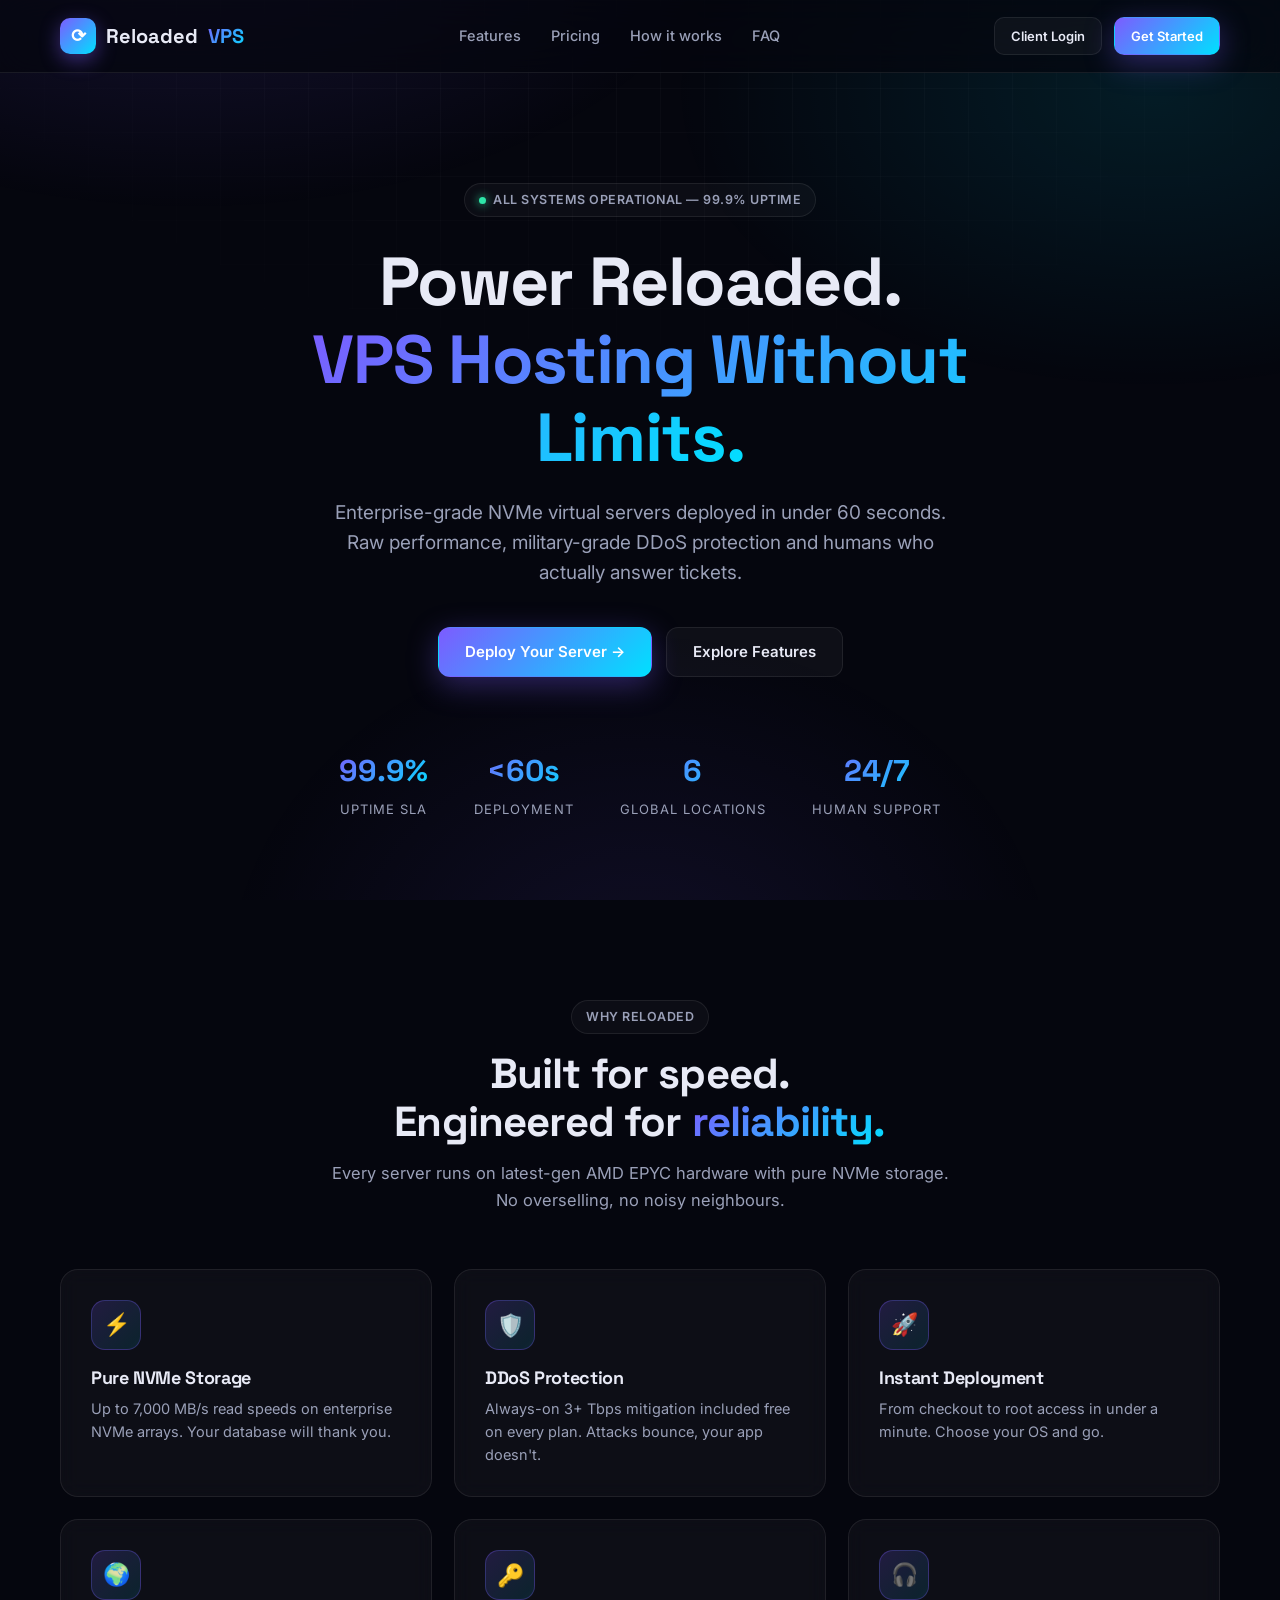
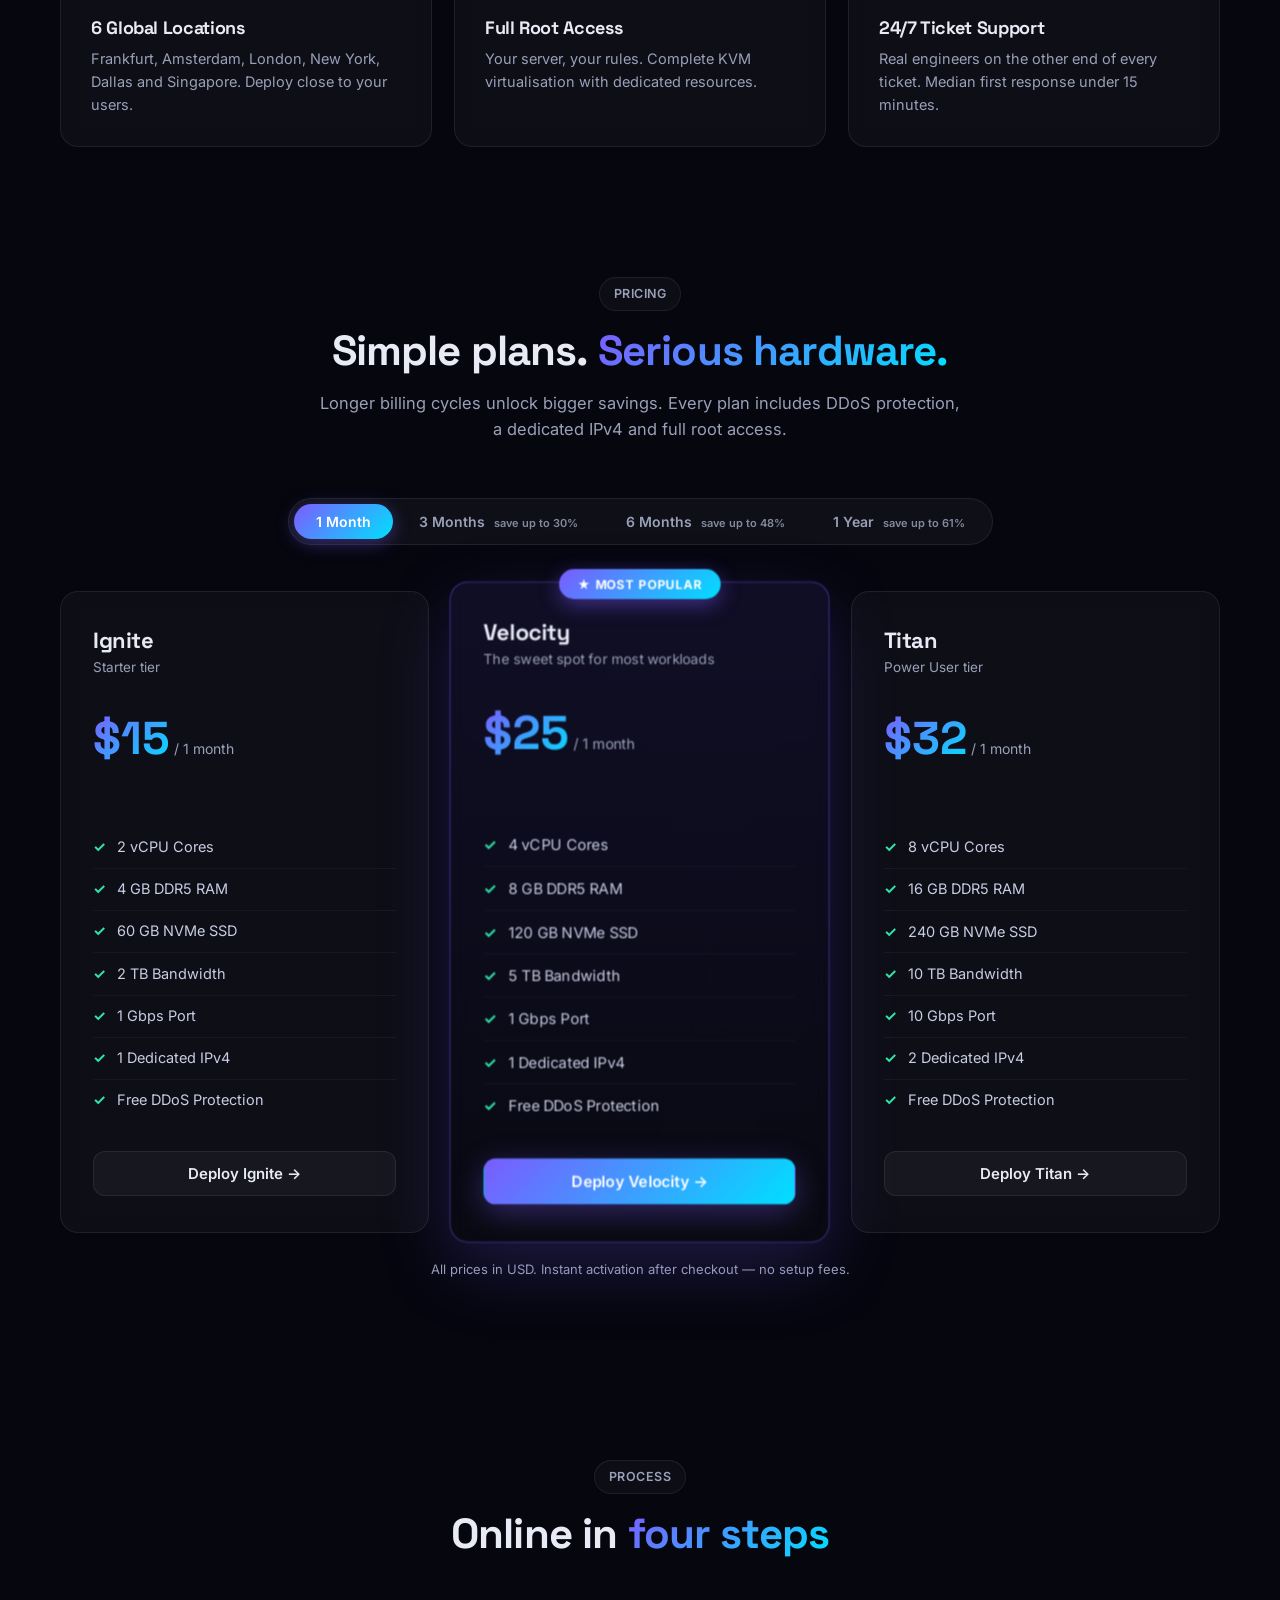
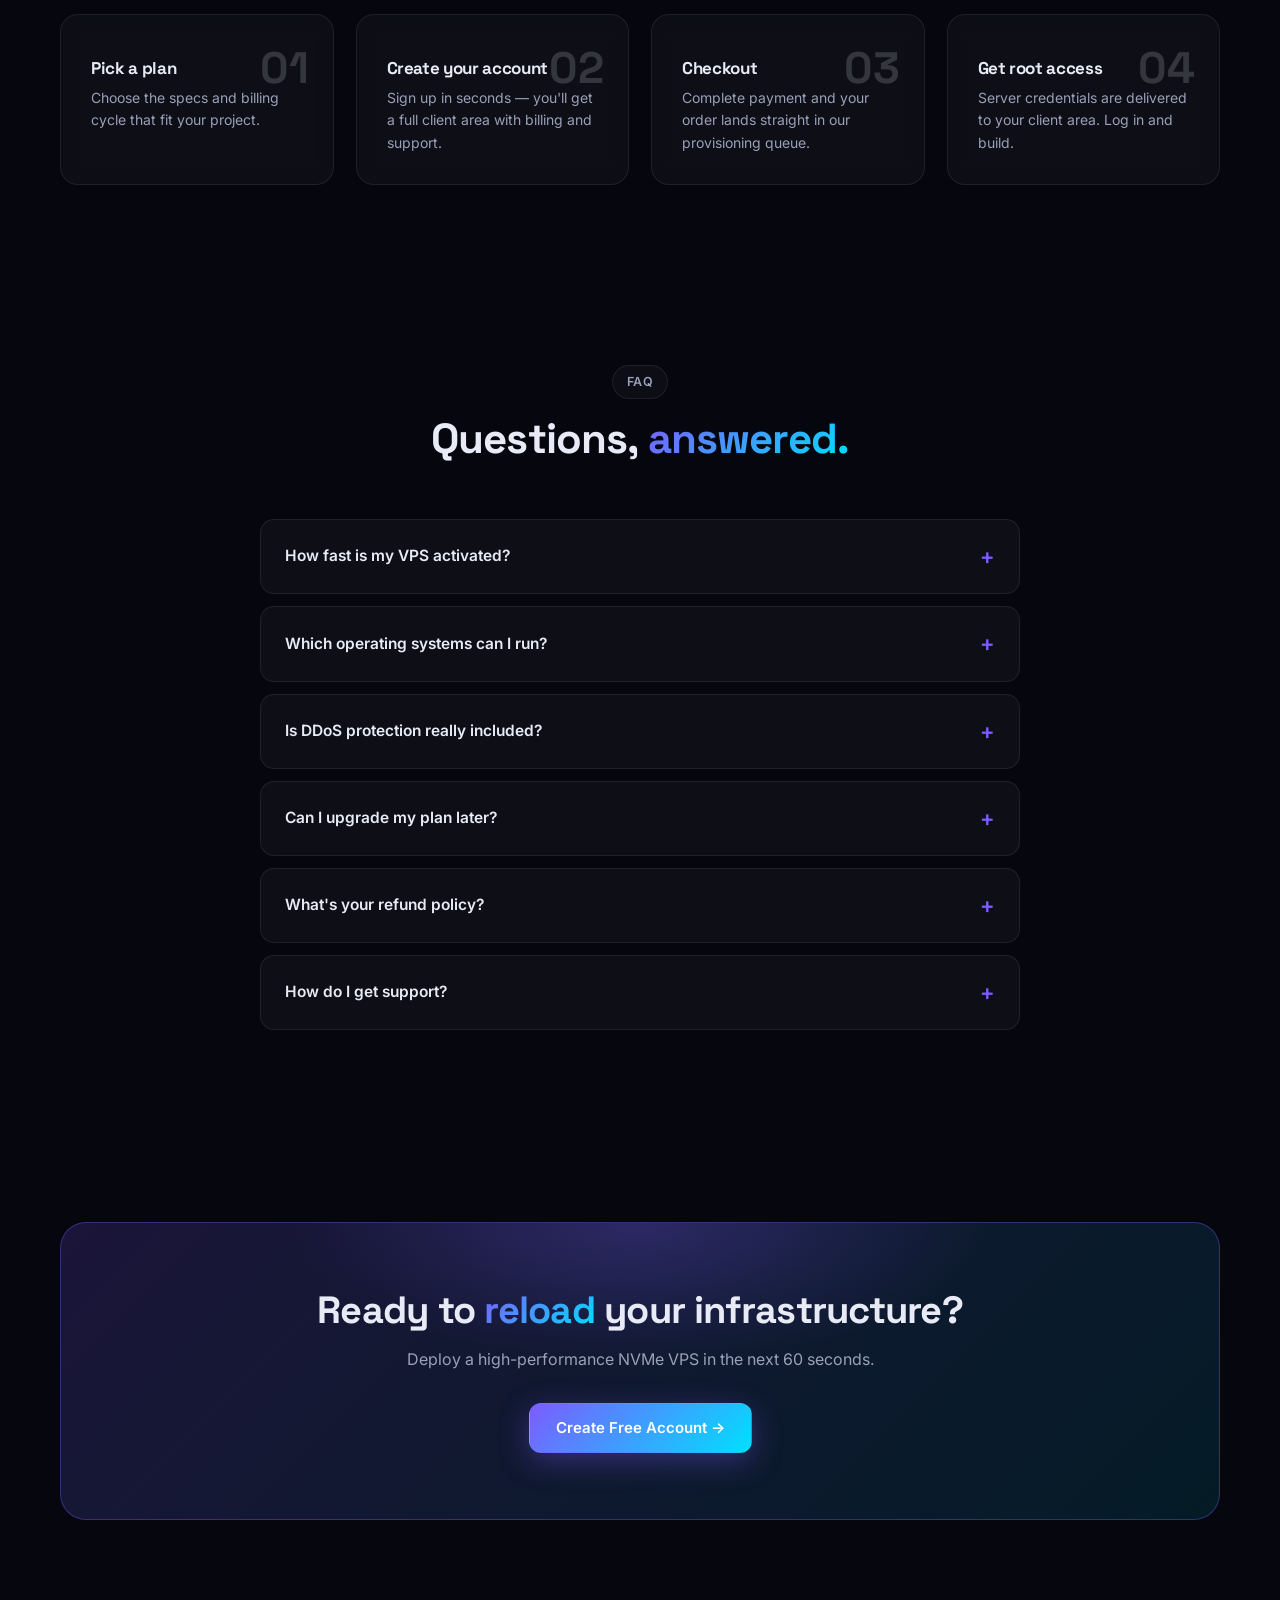
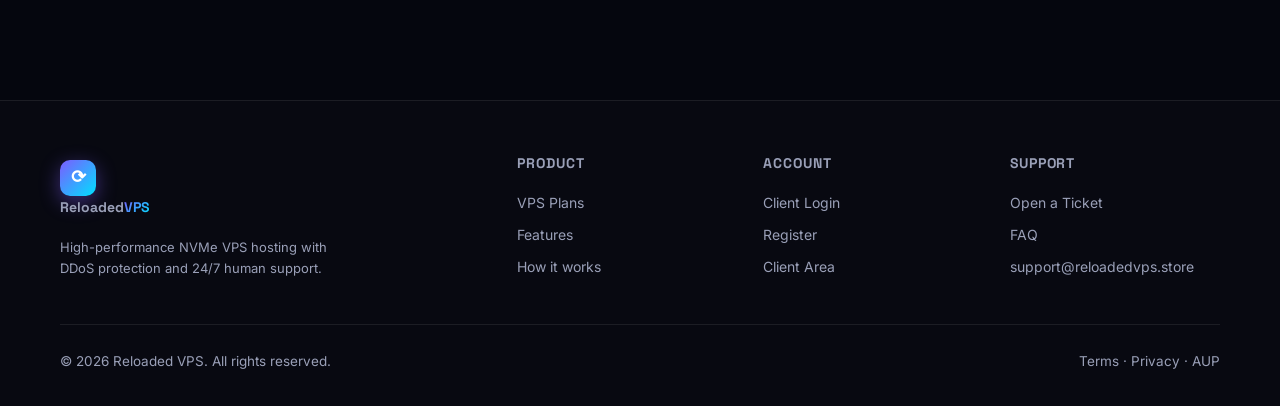
<file: index.html>
<!DOCTYPE html>
<html lang="en">
<head>
<meta charset="UTF-8">
<meta name="viewport" content="width=device-width, initial-scale=1.0">
<title>Reloaded VPS — High-Performance NVMe VPS Hosting</title>
<meta name="description" content="Deploy blazing-fast NVMe VPS servers in seconds. DDoS protection, 99.9% uptime, 24/7 support. Plans from $15/mo.">
<link rel="icon" href="data:image/svg+xml,<svg xmlns='http://www.w3.org/2000/svg' viewBox='0 0 100 100'><rect width='100' height='100' rx='24' fill='%237c5cff'/><text x='50' y='68' font-size='52' text-anchor='middle' fill='white' font-family='Arial' font-weight='bold'>⟳</text></svg>">
<link rel="preconnect" href="https://fonts.googleapis.com">
<link href="https://fonts.googleapis.com/css2?family=Space+Grotesk:wght@500;600;700&family=Inter:wght@400;500;600;700&family=JetBrains+Mono:wght@400;600&display=swap" rel="stylesheet">
<link rel="stylesheet" href="assets/css/style.css">
</head>
<body>

<!-- ===== NAV ===== -->
<nav class="nav">
  <div class="container nav-inner">
    <a href="index.html" class="logo"><span class="logo-mark">⟳</span> Reloaded<span class="grad-text">VPS</span></a>
    <div class="nav-links">
      <a href="#features">Features</a>
      <a href="#pricing">Pricing</a>
      <a href="#how">How it works</a>
      <a href="#faq">FAQ</a>
    </div>
    <div class="nav-cta" id="navCta">
      <a href="login.html" class="btn btn-ghost btn-sm">Client Login</a>
      <a href="register.html" class="btn btn-primary btn-sm">Get Started</a>
    </div>
  </div>
</nav>

<!-- ===== HERO ===== -->
<header class="hero container">
  <span class="chip"><span class="dot"></span> All systems operational — 99.9% uptime</span>
  <h1>Power Reloaded.<br><span class="grad-text">VPS Hosting Without Limits.</span></h1>
  <p class="lead">Enterprise-grade NVMe virtual servers deployed in under 60 seconds. Raw performance, military-grade DDoS protection and humans who actually answer tickets.</p>
  <div class="hero-cta">
    <a href="#pricing" class="btn btn-primary">Deploy Your Server →</a>
    <a href="#features" class="btn btn-ghost">Explore Features</a>
  </div>
  <div class="hero-stats">
    <div class="hero-stat"><div class="n grad-text">99.9%</div><div class="l">Uptime SLA</div></div>
    <div class="hero-stat"><div class="n grad-text">&lt;60s</div><div class="l">Deployment</div></div>
    <div class="hero-stat"><div class="n grad-text">6</div><div class="l">Global Locations</div></div>
    <div class="hero-stat"><div class="n grad-text">24/7</div><div class="l">Human Support</div></div>
  </div>
</header>

<!-- ===== FEATURES ===== -->
<section class="section" id="features">
  <div class="container">
    <div class="section-head reveal">
      <span class="chip">Why Reloaded</span>
      <h2>Built for speed.<br>Engineered for <span class="grad-text">reliability.</span></h2>
      <p>Every server runs on latest-gen AMD EPYC hardware with pure NVMe storage. No overselling, no noisy neighbours.</p>
    </div>
    <div class="features-grid">
      <div class="card feature reveal"><div class="f-icon">⚡</div><h3>Pure NVMe Storage</h3><p>Up to 7,000 MB/s read speeds on enterprise NVMe arrays. Your database will thank you.</p></div>
      <div class="card feature reveal"><div class="f-icon">🛡️</div><h3>DDoS Protection</h3><p>Always-on 3+ Tbps mitigation included free on every plan. Attacks bounce, your app doesn't.</p></div>
      <div class="card feature reveal"><div class="f-icon">🚀</div><h3>Instant Deployment</h3><p>From checkout to root access in under a minute. Choose your OS and go.</p></div>
      <div class="card feature reveal"><div class="f-icon">🌍</div><h3>6 Global Locations</h3><p>Frankfurt, Amsterdam, London, New York, Dallas and Singapore. Deploy close to your users.</p></div>
      <div class="card feature reveal"><div class="f-icon">🔑</div><h3>Full Root Access</h3><p>Your server, your rules. Complete KVM virtualisation with dedicated resources.</p></div>
      <div class="card feature reveal"><div class="f-icon">🎧</div><h3>24/7 Ticket Support</h3><p>Real engineers on the other end of every ticket. Median first response under 15 minutes.</p></div>
    </div>
  </div>
</section>

<!-- ===== PRICING ===== -->
<section class="section" id="pricing" style="padding-top:40px;">
  <div class="container" style="text-align:center;">
    <div class="section-head reveal">
      <span class="chip">Pricing</span>
      <h2>Simple plans. <span class="grad-text">Serious hardware.</span></h2>
      <p>Longer billing cycles unlock bigger savings. Every plan includes DDoS protection, a dedicated IPv4 and full root access.</p>
    </div>

    <div class="cycle-toggle" id="cycleToggle">
      <button data-cycle="1" class="active">1 Month</button>
      <button data-cycle="3">3 Months <span class="save-tag">save up to 30%</span></button>
      <button data-cycle="6">6 Months <span class="save-tag">save up to 48%</span></button>
      <button data-cycle="12">1 Year <span class="save-tag">save up to 61%</span></button>
    </div>

    <div class="pricing-grid" id="pricingGrid" style="text-align:left;"></div>
    <p class="muted small" style="margin-top:26px;">All prices in USD. Instant activation after checkout — no setup fees.</p>
  </div>
</section>

<!-- ===== HOW IT WORKS ===== -->
<section class="section" id="how">
  <div class="container">
    <div class="section-head reveal">
      <span class="chip">Process</span>
      <h2>Online in <span class="grad-text">four steps</span></h2>
    </div>
    <div class="steps-grid">
      <div class="card step reveal"><div class="num">01</div><h3>Pick a plan</h3><p>Choose the specs and billing cycle that fit your project.</p></div>
      <div class="card step reveal"><div class="num">02</div><h3>Create your account</h3><p>Sign up in seconds — you'll get a full client area with billing and support.</p></div>
      <div class="card step reveal"><div class="num">03</div><h3>Checkout</h3><p>Complete payment and your order lands straight in our provisioning queue.</p></div>
      <div class="card step reveal"><div class="num">04</div><h3>Get root access</h3><p>Server credentials are delivered to your client area. Log in and build.</p></div>
    </div>
  </div>
</section>

<!-- ===== FAQ ===== -->
<section class="section" id="faq">
  <div class="container">
    <div class="section-head reveal">
      <span class="chip">FAQ</span>
      <h2>Questions, <span class="grad-text">answered.</span></h2>
    </div>
    <div class="faq reveal">
      <details class="faq-item"><summary>How fast is my VPS activated?</summary><div class="faq-body">Orders are provisioned by our team immediately after payment — typically within minutes. Your server credentials appear in your client area and you'll be notified in your dashboard.</div></details>
      <details class="faq-item"><summary>Which operating systems can I run?</summary><div class="faq-body">Ubuntu, Debian, AlmaLinux, Rocky Linux and Windows Server 2022 are available on all plans. Need something else? Open a ticket and we'll load a custom ISO.</div></details>
      <details class="faq-item"><summary>Is DDoS protection really included?</summary><div class="faq-body">Yes — every plan ships with always-on volumetric DDoS mitigation at no extra cost. There is no "premium protection" upsell.</div></details>
      <details class="faq-item"><summary>Can I upgrade my plan later?</summary><div class="faq-body">Absolutely. Open a support ticket from your client area and we'll migrate you to a bigger plan with zero data loss — you only pay the difference.</div></details>
      <details class="faq-item"><summary>What's your refund policy?</summary><div class="faq-body">We offer a 48-hour money-back guarantee on first orders. If Reloaded VPS isn't for you, open a ticket and we'll refund you, no questions asked.</div></details>
      <details class="faq-item"><summary>How do I get support?</summary><div class="faq-body">Every client gets access to our 24/7 ticket desk directly inside the client area. Median first response time is under 15 minutes.</div></details>
    </div>
  </div>
</section>

<!-- ===== CTA ===== -->
<section class="section">
  <div class="container">
    <div class="cta-band reveal">
      <h2>Ready to <span class="grad-text">reload</span> your infrastructure?</h2>
      <p>Deploy a high-performance NVMe VPS in the next 60 seconds.</p>
      <a href="register.html" class="btn btn-primary" style="position:relative;">Create Free Account →</a>
    </div>
  </div>
</section>

<!-- ===== FOOTER ===== -->
<footer>
  <div class="container">
    <div class="footer-grid">
      <div>
        <a href="index.html" class="logo" style="margin-bottom:14px;"><span class="logo-mark">⟳</span> Reloaded<span class="grad-text">VPS</span></a>
        <p class="muted small" style="max-width:280px;">High-performance NVMe VPS hosting with DDoS protection and 24/7 human support.</p>
      </div>
      <div>
        <h4>Product</h4>
        <a href="#pricing">VPS Plans</a>
        <a href="#features">Features</a>
        <a href="#how">How it works</a>
      </div>
      <div>
        <h4>Account</h4>
        <a href="login.html">Client Login</a>
        <a href="register.html">Register</a>
        <a href="dashboard.html">Client Area</a>
      </div>
      <div>
        <h4>Support</h4>
        <a href="dashboard.html#tickets">Open a Ticket</a>
        <a href="#faq">FAQ</a>
        <a href="mailto:support@reloadedvps.store">support@reloadedvps.store</a>
      </div>
    </div>
    <div class="footer-bottom">
      <span>© 2026 Reloaded VPS. All rights reserved.</span>
      <span>Terms · Privacy · AUP</span>
    </div>
  </div>
</footer>

<div id="toast"></div>

<script src="assets/js/app.js"></script>
<script>
/* ---- nav swaps to dashboard link when logged in ---- */
(() => {
  const u = RVPS.currentUser();
  if (u) {
    document.getElementById('navCta').innerHTML =
      u.role === 'admin'
        ? '<a href="admin.html" class="btn btn-primary btn-sm">Admin Panel →</a>'
        : '<a href="dashboard.html" class="btn btn-primary btn-sm">Client Area →</a>';
  }
})();

/* ---- pricing renderer ---- */
let cycle = 1;
const grid = document.getElementById('pricingGrid');

function renderPricing() {
  grid.innerHTML = RVPS.PLANS.map(p => {
    const total = p.prices[cycle];
    const perMo = total / cycle;
    const savings = cycle > 1 ? Math.round((1 - perMo / p.prices[1]) * 100) : 0;
    return `
    <div class="card price-card ${p.featured ? 'featured' : ''}">
      ${p.featured ? `<span class="plan-tag">★ ${p.tag}</span>` : ''}
      <h3>${p.name}</h3>
      <div class="plan-sub">${p.featured ? 'The sweet spot for most workloads' : p.tag + ' tier'}</div>
      <div class="price"><span class="amount grad-text">${RVPS.money(total)}</span> <span class="per">/ ${RVPS.CYCLES[cycle].toLowerCase()}</span></div>
      <div class="cycle-note">${cycle > 1 ? `≈ ${RVPS.money(Math.round(perMo * 100) / 100)}/mo — save ${savings}%` : '&nbsp;'}</div>
      <ul>
        <li><span class="tick">✓</span> ${p.cpu}</li>
        <li><span class="tick">✓</span> ${p.ram}</li>
        <li><span class="tick">✓</span> ${p.disk}</li>
        <li><span class="tick">✓</span> ${p.bw}</li>
        <li><span class="tick">✓</span> ${p.port}</li>
        <li><span class="tick">✓</span> ${p.extra}</li>
        <li><span class="tick">✓</span> Free DDoS Protection</li>
      </ul>
      <button class="btn ${p.featured ? 'btn-primary' : 'btn-ghost'} btn-block" onclick="order('${p.id}')">Deploy ${p.name} →</button>
    </div>`;
  }).join('');
}

document.getElementById('cycleToggle').addEventListener('click', e => {
  const b = e.target.closest('button'); if (!b) return;
  document.querySelectorAll('#cycleToggle button').forEach(x => x.classList.remove('active'));
  b.classList.add('active');
  cycle = +b.dataset.cycle;
  renderPricing();
});

function order(planId) {
  const u = RVPS.currentUser();
  const dest = `checkout.html?plan=${planId}&cycle=${cycle}`;
  if (u && u.role === 'admin') location.href = 'admin.html';
  else location.href = dest;   // checkout handles signup inline for guests
}
renderPricing();

/* ---- scroll reveal ---- */
const io = new IntersectionObserver(es => es.forEach(e => e.isIntersecting && e.target.classList.add('visible')), { threshold: 0.12 });
document.querySelectorAll('.reveal').forEach(el => io.observe(el));
</script>
</body>
</html>
</file>
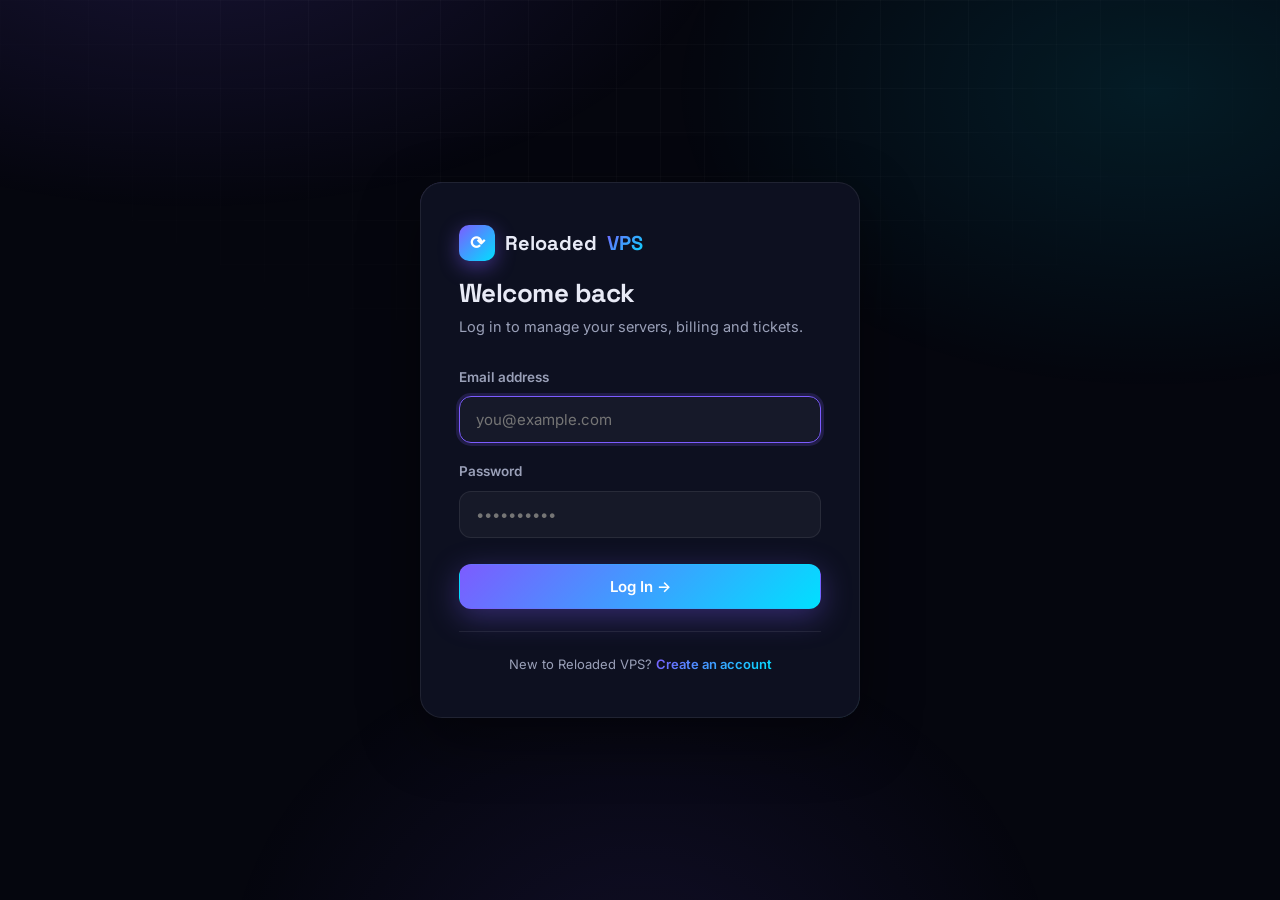
<file: admin.html>
<!DOCTYPE html>
<html lang="en">
<head>
<meta charset="UTF-8">
<meta name="viewport" content="width=device-width, initial-scale=1.0">
<title>Admin Panel — Reloaded VPS</title>
<link rel="icon" href="data:image/svg+xml,<svg xmlns='http://www.w3.org/2000/svg' viewBox='0 0 100 100'><rect width='100' height='100' rx='24' fill='%2300e0ff'/><text x='50' y='68' font-size='52' text-anchor='middle' fill='%2305060e' font-family='Arial' font-weight='bold'>⟳</text></svg>">
<link rel="preconnect" href="https://fonts.googleapis.com">
<link href="https://fonts.googleapis.com/css2?family=Space+Grotesk:wght@500;600;700&family=Inter:wght@400;500;600;700&family=JetBrains+Mono:wght@400;600&display=swap" rel="stylesheet">
<link rel="stylesheet" href="assets/css/style.css">
<style>
  .admin-tag { background: rgba(0,224,255,.1); border: 1px solid rgba(0,224,255,.35); color: var(--accent-2); font-size: 11px; font-weight: 700; letter-spacing: .08em; text-transform: uppercase; padding: 4px 12px; border-radius: 100px; }
  .gen-grid { display: grid; grid-template-columns: 1fr 1fr; gap: 12px; }
  @media (max-width: 620px) { .gen-grid { grid-template-columns: 1fr; } }
  .proof-box { background: rgba(46,230,168,.06); border: 1px solid rgba(46,230,168,.28); border-radius: 14px; padding: 16px 20px; margin-top: 14px; }
  .proof-box .p-title { color: var(--green); font-weight: 700; font-size: 13px; text-transform: uppercase; letter-spacing: .06em; margin-bottom: 8px; }
  .proof-box .small { line-height: 1.9; }
  .ticket-row { cursor: pointer; }
</style>
</head>
<body>

<nav class="nav">
  <div class="container nav-inner">
    <a href="index.html" class="logo"><span class="logo-mark" style="background:linear-gradient(135deg,#00e0ff,#7c5cff);">⟳</span> Reloaded<span class="grad-text">VPS</span> <span class="admin-tag">Admin</span></a>
    <div class="nav-cta">
      <span class="muted small" id="whoami"></span>
      <button class="btn btn-ghost btn-sm" onclick="RVPS.logout()">Logout</button>
    </div>
  </div>
</nav>

<div class="portal">
  <aside class="sidebar">
    <div class="side-label">Administration</div>
    <div class="side-link active" data-view="overview"><span class="icon">📊</span> Dashboard</div>
    <div class="side-link" data-view="orders"><span class="icon">📦</span> Orders <span class="badge badge-yellow" id="ordersBadge" style="display:none;margin-left:auto;">0</span></div>
    <div class="side-link" data-view="services"><span class="icon">🖥️</span> Services</div>
    <div class="side-link" data-view="tickets"><span class="icon">🎫</span> Tickets <span class="badge badge-blue" id="ticketsBadge" style="display:none;margin-left:auto;">0</span></div>
    <div class="side-link" data-view="clients"><span class="icon">👥</span> Clients</div>
  </aside>

  <main class="portal-main">

    <!-- ===== OVERVIEW ===== -->
    <section id="view-overview">
      <div class="portal-head"><div><h1>Admin Dashboard</h1><p>Business at a glance.</p></div></div>
      <div class="stats-grid">
        <div class="stat"><div class="stat-label">Revenue</div><div class="stat-value grad-text" id="stRevenue">$0</div><div class="stat-hint">confirmed payments</div></div>
        <div class="stat"><div class="stat-label">Awaiting Payment</div><div class="stat-value" id="stAwaiting">0</div><div class="stat-hint">verify in Lava</div></div>
        <div class="stat"><div class="stat-label">To Fulfill</div><div class="stat-value" id="stPending">0</div><div class="stat-hint">paid, awaiting setup</div></div>
        <div class="stat"><div class="stat-label">Active Services</div><div class="stat-value" id="stServices">0</div><div class="stat-hint">servers delivered</div></div>
        <div class="stat"><div class="stat-label">Open Tickets</div><div class="stat-value" id="stTickets">0</div><div class="stat-hint">need a reply</div></div>
        <div class="stat"><div class="stat-label">Clients</div><div class="stat-value" id="stClients">0</div><div class="stat-hint">registered</div></div>
      </div>
      <div class="card" id="actionNeeded"></div>
    </section>

    <!-- ===== ORDERS ===== -->
    <section id="view-orders" style="display:none;">
      <div class="portal-head"><div><h1>Orders</h1><p>Paid orders waiting for fulfillment appear at the top.</p></div></div>
      <div id="ordersArea"></div>
    </section>

    <!-- ===== SERVICES ===== -->
    <section id="view-services" style="display:none;">
      <div class="portal-head"><div><h1>Delivered Services</h1><p>Every provisioned server with its proof of fulfillment.</p></div></div>
      <div id="servicesArea"></div>
    </section>

    <!-- ===== TICKETS ===== -->
    <section id="view-tickets" style="display:none;">
      <div class="portal-head"><div><h1>Support Tickets</h1><p>Tickets from all clients across the platform.</p></div></div>
      <div id="ticketsArea"></div>
    </section>

    <!-- ===== SINGLE TICKET ===== -->
    <section id="view-ticket" style="display:none;">
      <button class="btn btn-ghost btn-sm" onclick="showView('tickets')" style="margin-bottom:20px;">← Back to tickets</button>
      <div class="card">
        <div class="flex-between" style="margin-bottom:6px;">
          <h2 id="tSubject" style="font-size:21px;"></h2>
          <span id="tStatus"></span>
        </div>
        <p class="muted small" id="tMeta" style="margin-bottom:22px;"></p>
        <div id="tThread"></div>
        <hr class="sep">
        <div class="field"><label>Reply as Reloaded VPS Support</label><textarea class="input" id="tReply" placeholder="Type your reply to the client…"></textarea></div>
        <div style="display:flex;gap:10px;flex-wrap:wrap;">
          <button class="btn btn-primary btn-sm" onclick="adminReply()">Send Reply →</button>
          <button class="btn btn-danger btn-sm" id="tCloseBtn" onclick="adminClose()">Close Ticket</button>
        </div>
      </div>
    </section>

    <!-- ===== CLIENTS ===== -->
    <section id="view-clients" style="display:none;">
      <div class="portal-head"><div><h1>Clients</h1><p>All registered accounts.</p></div></div>
      <div id="clientsArea"></div>
    </section>
  </main>
</div>

<!-- fulfill modal -->
<div class="modal-overlay" id="fulfillModal">
  <div class="modal">
    <button class="close-x" onclick="hideModal('fulfillModal')">×</button>
    <h3>Fulfill Order <span class="grad-text mono" id="fOrderId" style="font-size:16px;"></span></h3>
    <p class="muted small" style="margin-bottom:18px;" id="fOrderMeta"></p>
    <button class="btn btn-ghost btn-block" onclick="regen()" style="margin-bottom:18px;">🎲 Generate Random VPS Details</button>
    <div class="gen-grid">
      <div class="field"><label>Hostname</label><input class="input mono" id="fHostname"></div>
      <div class="field"><label>IP Address</label><input class="input mono" id="fIp"></div>
      <div class="field"><label>Username</label><input class="input mono" id="fUser"></div>
      <div class="field"><label>Root Password</label><input class="input mono" id="fPass"></div>
      <div class="field"><label>Operating System</label><select class="input" id="fOs"></select></div>
      <div class="field"><label>Datacenter</label><select class="input" id="fDc"></select></div>
    </div>
    <div class="form-error" id="fErr"></div>
    <button class="btn btn-primary btn-block" style="margin-top:8px;" onclick="confirmFulfill()">✅ Deliver to Client &amp; Record Proof</button>
    <p class="muted small" style="text-align:center;margin-top:12px;">A proof-of-fulfillment record (who, when, what) is stored and the service instantly appears in the client's area.</p>
  </div>
</div>

<div id="toast"></div>

<script src="assets/js/app.js"></script>
<script>
const admin = RVPS.requireAuth('admin');
let currentTicketId = null, fulfillingOrderId = null;

const OSES = ['Ubuntu 24.04 LTS', 'Debian 12', 'AlmaLinux 9', 'Rocky Linux 9', 'Windows Server 2022'];
const DCS = ['Frankfurt, DE — FRA1', 'Amsterdam, NL — AMS2', 'London, UK — LON1', 'New York, US — NYC3', 'Dallas, US — DAL1', 'Singapore, SG — SIN1'];

function toast(msg) {
  const t = document.getElementById('toast');
  t.textContent = msg; t.classList.add('show');
  setTimeout(() => t.classList.remove('show'), 2600);
}
function hideModal(id) { document.getElementById(id).classList.remove('show'); }
const userById = id => RVPS.users().find(u => u.id === id);
const statusBadge = s => ({
  open: '<span class="badge badge-blue">Open — needs reply</span>',
  answered: '<span class="badge badge-purple">Answered</span>',
  closed: '<span class="badge badge-grey">Closed</span>'
}[s] || s);

/* ---------- views ---------- */
function showView(v) {
  document.querySelectorAll('main section').forEach(s => s.style.display = 'none');
  document.getElementById('view-' + v).style.display = 'block';
  document.querySelectorAll('.side-link[data-view]').forEach(l =>
    l.classList.toggle('active', l.dataset.view === v));
  ({ overview: renderOverview, orders: renderOrders, services: renderServices, tickets: renderTickets, clients: renderClients }[v] || (() => {}))();
  refreshBadges();
}
document.querySelectorAll('.side-link[data-view]').forEach(l =>
  l.addEventListener('click', () => showView(l.dataset.view)));

function refreshBadges() {
  const actionable = RVPS.orders().filter(o => o.status === 'pending' || o.status === 'paid').length;
  const open = RVPS.tickets().filter(t => t.status === 'open').length;
  const ob = document.getElementById('ordersBadge'), tb = document.getElementById('ticketsBadge');
  ob.style.display = actionable ? 'inline-block' : 'none'; ob.textContent = actionable;
  tb.style.display = open ? 'inline-block' : 'none'; tb.textContent = open;
}

/* ---------- overview ---------- */
function renderOverview() {
  const ords = RVPS.orders(), svcs = RVPS.services(), tkts = RVPS.tickets();
  const clients = RVPS.users().filter(u => u.role === 'client');
  const awaiting = ords.filter(o => o.status === 'pending');
  const pending = ords.filter(o => o.status === 'paid');
  const openT = tkts.filter(t => t.status === 'open');
  const revenue = ords.filter(o => o.status === 'paid' || o.status === 'completed').reduce((a, o) => a + o.amount, 0);
  document.getElementById('stRevenue').textContent = RVPS.money(revenue);
  document.getElementById('stAwaiting').textContent = awaiting.length;
  document.getElementById('stPending').textContent = pending.length;
  document.getElementById('stServices').textContent = svcs.length;
  document.getElementById('stTickets').textContent = openT.length;
  document.getElementById('stClients').textContent = clients.length;

  const box = document.getElementById('actionNeeded');
  let html = '<h3 class="card-title">Action needed</h3>';
  if (!awaiting.length && !pending.length && !openT.length) {
    html += '<p class="card-sub">🎉 All clear — no orders to action and no unanswered tickets.</p>';
  } else {
    html += '<div style="display:flex;flex-direction:column;gap:10px;margin-top:14px;">';
    awaiting.forEach(o => {
      const u = userById(o.userId);
      html += `<div class="flex-between" style="background:rgba(255,255,255,.04);border:1px solid var(--border);border-radius:12px;padding:13px 18px;">
        <span class="small">⏳ <b>${o.id}</b> — ${RVPS.plan(o.planId).name} (${RVPS.CYCLES[o.cycle]}) · ${u ? RVPS.esc(u.name) : '?'} · <b>${RVPS.money(o.amount)}</b> · <span class="muted">awaiting payment</span></span>
        <button class="btn btn-primary btn-sm" onclick="confirmPaid('${o.id}')">✓ Mark as Paid</button></div>`;
    });
    pending.forEach(o => {
      const u = userById(o.userId);
      html += `<div class="flex-between" style="background:rgba(255,200,87,.06);border:1px solid rgba(255,200,87,.25);border-radius:12px;padding:13px 18px;">
        <span class="small">📦 <b>${o.id}</b> — ${RVPS.plan(o.planId).name} (${RVPS.CYCLES[o.cycle]}) · ${u ? RVPS.esc(u.name) : '?'} · <b>${RVPS.money(o.amount)}</b> · <span class="muted">paid</span></span>
        <button class="btn btn-primary btn-sm" onclick="openFulfill('${o.id}')">Fulfill Now →</button></div>`;
    });
    openT.forEach(t => {
      html += `<div class="flex-between" style="background:rgba(0,224,255,.05);border:1px solid rgba(0,224,255,.22);border-radius:12px;padding:13px 18px;">
        <span class="small">🎫 <b>${t.id}</b> — ${RVPS.esc(t.subject)} · ${RVPS.esc(t.userName)}</span>
        <button class="btn btn-ghost btn-sm" onclick="openTicketView('${t.id}')">Reply →</button></div>`;
    });
    html += '</div>';
  }
  box.innerHTML = html;
}

/* ---------- orders ---------- */
function renderOrders() {
  const ords = RVPS.orders();
  const box = document.getElementById('ordersArea');
  if (!ords.length) { box.innerHTML = '<div class="empty"><div class="big">📦</div><p>No orders yet. They\'ll appear here the moment a client checks out.</p></div>'; return; }
  box.innerHTML = `<div class="table-wrap"><table>
    <thead><tr><th>Order</th><th>Client</th><th>Plan</th><th>Cycle</th><th>Amount</th><th>Date</th><th>Status</th><th></th></tr></thead>
    <tbody>${ords.map(o => {
      const u = userById(o.userId);
      return `<tr>
        <td class="mono">${o.id}</td>
        <td><b>${u ? RVPS.esc(u.name) : '?'}</b><br><span class="muted small">${u ? RVPS.esc(u.email) : ''}</span></td>
        <td>${RVPS.plan(o.planId).name}</td>
        <td>${RVPS.CYCLES[o.cycle]}</td>
        <td><b>${RVPS.money(o.amount)}</b></td>
        <td class="muted">${RVPS.fmtDate(o.created)}</td>
        <td>${orderStatusBadge(o.status)}</td>
        <td style="white-space:nowrap;">${orderAction(o)}<a class="btn btn-ghost btn-sm" href="invoice.html?order=${o.id}">🧾</a></td>
      </tr>`;
    }).join('')}</tbody></table></div>`;
}
const orderStatusBadge = s => ({
  pending:   '<span class="badge badge-grey">⏳ Awaiting payment</span>',
  paid:      '<span class="badge badge-yellow">💰 Paid — awaiting fulfillment</span>',
  completed: '<span class="badge badge-green">✔ Fulfilled</span>'
}[s] || s);
function orderAction(o) {
  if (o.status === 'pending') return `<button class="btn btn-primary btn-sm" onclick="confirmPaid('${o.id}')">✓ Mark as Paid</button> `;
  if (o.status === 'paid')    return `<button class="btn btn-primary btn-sm" onclick="openFulfill('${o.id}')">Fulfill →</button> `;
  return '';
}
function confirmPaid(orderId) {
  const o = RVPS.orders().find(x => x.id === orderId); if (!o) return;
  const u = userById(o.userId);
  if (!confirm(`Confirm you have received payment for order ${o.id}?\n\n${RVPS.plan(o.planId).name} · ${RVPS.CYCLES[o.cycle]} · ${RVPS.money(o.amount)}\nClient: ${u ? u.name + ' (' + u.email + ')' : '?'}\n\nOnly do this after verifying the payment in your Lava dashboard.`)) return;
  RVPS.markOrderPaid(orderId);
  toast(`✓ ${o.id} marked as paid — ready to fulfill`);
  renderOverview(); renderOrders(); refreshBadges();
}

/* ---------- fulfill flow ---------- */
function openFulfill(orderId) {
  fulfillingOrderId = orderId;
  const o = RVPS.orders().find(x => x.id === orderId); if (!o) return;
  const u = userById(o.userId);
  document.getElementById('fOrderId').textContent = o.id;
  document.getElementById('fOrderMeta').textContent =
    `${RVPS.plan(o.planId).name} · ${RVPS.CYCLES[o.cycle]} · ${RVPS.money(o.amount)} — for ${u ? u.name + ' (' + u.email + ')' : 'unknown client'}`;
  document.getElementById('fOs').innerHTML = OSES.map(x => `<option>${x}</option>`).join('');
  document.getElementById('fDc').innerHTML = DCS.map(x => `<option>${x}</option>`).join('');
  regen();
  document.getElementById('fErr').style.display = 'none';
  document.getElementById('fulfillModal').classList.add('show');
}
function regen() {
  const o = RVPS.orders().find(x => x.id === fulfillingOrderId);
  const d = RVPS.generateVpsDetails(o ? o.planId : 'velocity');
  document.getElementById('fHostname').value = d.hostname;
  document.getElementById('fIp').value = d.ip;
  document.getElementById('fUser').value = d.username;
  document.getElementById('fPass').value = d.password;
  document.getElementById('fOs').value = d.os;
  document.getElementById('fDc').value = d.datacenter;
}
function confirmFulfill() {
  const o = RVPS.orders().find(x => x.id === fulfillingOrderId); if (!o) return;
  const p = RVPS.plan(o.planId);
  const details = {
    hostname: document.getElementById('fHostname').value.trim(),
    ip: document.getElementById('fIp').value.trim(),
    username: document.getElementById('fUser').value.trim() || 'root',
    password: document.getElementById('fPass').value.trim(),
    os: document.getElementById('fOs').value,
    datacenter: document.getElementById('fDc').value,
    panelUrl: 'https://panel.reloadedvps.store',
    specs: `${p.cpu} • ${p.ram} • ${p.disk}`
  };
  const err = document.getElementById('fErr');
  if (!details.hostname || !details.ip || !details.password) {
    err.textContent = 'Hostname, IP and password are required.'; err.style.display = 'block'; return;
  }
  RVPS.fulfillOrder(o.id, details, admin);
  hideModal('fulfillModal');
  toast(`✅ ${o.id} fulfilled — service delivered to client`);
  showView('orders');
}

/* ---------- services + proof of fulfillment ---------- */
function renderServices() {
  const svcs = RVPS.services();
  const box = document.getElementById('servicesArea');
  if (!svcs.length) { box.innerHTML = '<div class="empty"><div class="big">🖥️</div><p>No services delivered yet. Fulfill a paid order to create one.</p></div>'; return; }
  box.innerHTML = svcs.map(s => {
    const u = userById(s.userId), p = RVPS.plan(s.planId), d = s.details, pr = s.proof;
    return `<div class="card" style="margin-bottom:18px;">
      <div class="flex-between">
        <div>
          <h3 style="font-size:18px;">${p.name} VPS <span class="badge badge-green">● Active</span></h3>
          <p class="card-sub mono">${s.id} · order ${s.orderId}</p>
        </div>
        <div style="text-align:right;" class="small">
          <div class="muted">Client</div><b>${u ? RVPS.esc(u.name) : '?'}</b><br><span class="muted">${u ? RVPS.esc(u.email) : ''}</span>
        </div>
      </div>
      <hr class="sep">
      <div class="detail-grid">
        <div class="detail-row"><div class="dlabel">Hostname</div><div class="dvalue">${RVPS.esc(d.hostname)}</div></div>
        <div class="detail-row"><div class="dlabel">IP Address</div><div class="dvalue">${RVPS.esc(d.ip)}</div></div>
        <div class="detail-row"><div class="dlabel">OS</div><div class="dvalue">${RVPS.esc(d.os)}</div></div>
        <div class="detail-row"><div class="dlabel">Datacenter</div><div class="dvalue">${RVPS.esc(d.datacenter)}</div></div>
      </div>
      <div class="proof-box">
        <div class="p-title">🧾 Proof of Fulfillment — ${pr.id}</div>
        <div class="small muted">
          Fulfilled by <b style="color:var(--text);">${RVPS.esc(pr.fulfilledBy)}</b> on <b style="color:var(--text);">${RVPS.fmtDateTime(pr.at)}</b> · Method: ${RVPS.esc(pr.method)}<br>
          Delivered snapshot: <span class="mono">${RVPS.esc(pr.snapshot.hostname)} / ${RVPS.esc(pr.snapshot.ip)} / ${RVPS.esc(pr.snapshot.os)} / ${RVPS.esc(pr.snapshot.dc)}</span><br>
          Billing: ${RVPS.money(s.amount)} for ${RVPS.CYCLES[s.cycle]} · expires ${RVPS.fmtDate(s.expires)}
        </div>
      </div>
      <div style="display:flex;gap:10px;margin-top:14px;flex-wrap:wrap;">
        <a class="btn btn-ghost btn-sm" href="service.html?service=${s.id}">📄 Detailed Service Invoice</a>
        <a class="btn btn-ghost btn-sm" href="invoice.html?order=${s.orderId}">🧾 Order Invoice</a>
      </div>
    </div>`;
  }).join('');
}

/* ---------- tickets ---------- */
function renderTickets() {
  const tkts = RVPS.tickets();
  const box = document.getElementById('ticketsArea');
  if (!tkts.length) { box.innerHTML = '<div class="empty"><div class="big">🎫</div><p>No tickets yet — client tickets will land here in real time.</p></div>'; return; }
  box.innerHTML = `<div class="table-wrap"><table>
    <thead><tr><th>Ticket</th><th>Client</th><th>Subject</th><th>Last Update</th><th>Status</th></tr></thead>
    <tbody>${tkts.map(t => `<tr class="ticket-row" onclick="openTicketView('${t.id}')">
      <td class="mono">${t.id}</td>
      <td><b>${RVPS.esc(t.userName)}</b><br><span class="muted small">${RVPS.esc(t.userEmail)}</span></td>
      <td><b>${RVPS.esc(t.subject)}</b>${t.serviceId ? `<br><span class="muted small mono">${t.serviceId}</span>` : ''}</td>
      <td class="muted">${RVPS.fmtDateTime(t.updated)}</td>
      <td>${statusBadge(t.status)}</td>
    </tr>`).join('')}</tbody></table></div>`;
}
function openTicketView(id) {
  currentTicketId = id;
  const t = RVPS.tickets().find(x => x.id === id); if (!t) return;
  document.querySelectorAll('main section').forEach(s => s.style.display = 'none');
  document.getElementById('view-ticket').style.display = 'block';
  document.getElementById('tSubject').textContent = t.subject;
  document.getElementById('tStatus').innerHTML = statusBadge(t.status);
  document.getElementById('tMeta').textContent =
    `${t.id} · ${t.userName} <${t.userEmail}> · opened ${RVPS.fmtDateTime(t.created)}${t.serviceId ? ' · service ' + t.serviceId : ''}`;
  document.getElementById('tThread').innerHTML = t.messages.map(m => `
    <div class="msg ${m.from}">
      <div class="avatar">${m.from === 'admin' ? 'R' : RVPS.esc(m.author[0].toUpperCase())}</div>
      <div class="bubble">
        <div class="meta"><b>${m.from === 'admin' ? 'Reloaded VPS Support (you)' : RVPS.esc(m.author)}</b> · ${RVPS.fmtDateTime(m.at)}</div>
        <div class="body">${RVPS.esc(m.body)}</div>
      </div>
    </div>`).join('');
  document.getElementById('tCloseBtn').style.display = t.status === 'closed' ? 'none' : 'inline-flex';
  document.getElementById('tReply').value = '';
}
function adminReply() {
  const body = document.getElementById('tReply').value.trim();
  if (!body) return toast('Type a reply first.');
  RVPS.replyTicket(currentTicketId, 'admin', admin.name, body);
  openTicketView(currentTicketId);
  refreshBadges();
  toast('Reply sent to client ✓');
}
function adminClose() {
  RVPS.setTicketStatus(currentTicketId, 'closed');
  openTicketView(currentTicketId);
  refreshBadges();
  toast('Ticket closed ✓');
}

/* ---------- clients ---------- */
function renderClients() {
  const clients = RVPS.users().filter(u => u.role === 'client');
  const box = document.getElementById('clientsArea');
  if (!clients.length) { box.innerHTML = '<div class="empty"><div class="big">👥</div><p>No client accounts yet.</p></div>'; return; }
  box.innerHTML = `<div class="table-wrap"><table>
    <thead><tr><th>Client</th><th>Email</th><th>Joined</th><th>Services</th><th>Orders</th><th>Spent</th></tr></thead>
    <tbody>${clients.map(u => {
      const ords = RVPS.ordersFor(u.id);
      return `<tr>
        <td><b>${RVPS.esc(u.name)}</b></td>
        <td class="muted">${RVPS.esc(u.email)}</td>
        <td class="muted">${RVPS.fmtDate(u.created)}</td>
        <td>${RVPS.servicesFor(u.id).length}</td>
        <td>${ords.length}</td>
        <td><b>${RVPS.money(ords.reduce((a, o) => a + o.amount, 0))}</b></td>
      </tr>`;
    }).join('')}</tbody></table></div>`;
}

document.getElementById('fulfillModal').addEventListener('click', e => { if (e.target.id === 'fulfillModal') hideModal('fulfillModal'); });

/* ---------- init ---------- */
if (admin) {
  document.getElementById('whoami').textContent = admin.email;
  showView('overview');
}
</script>
</body>
</html>
</file>
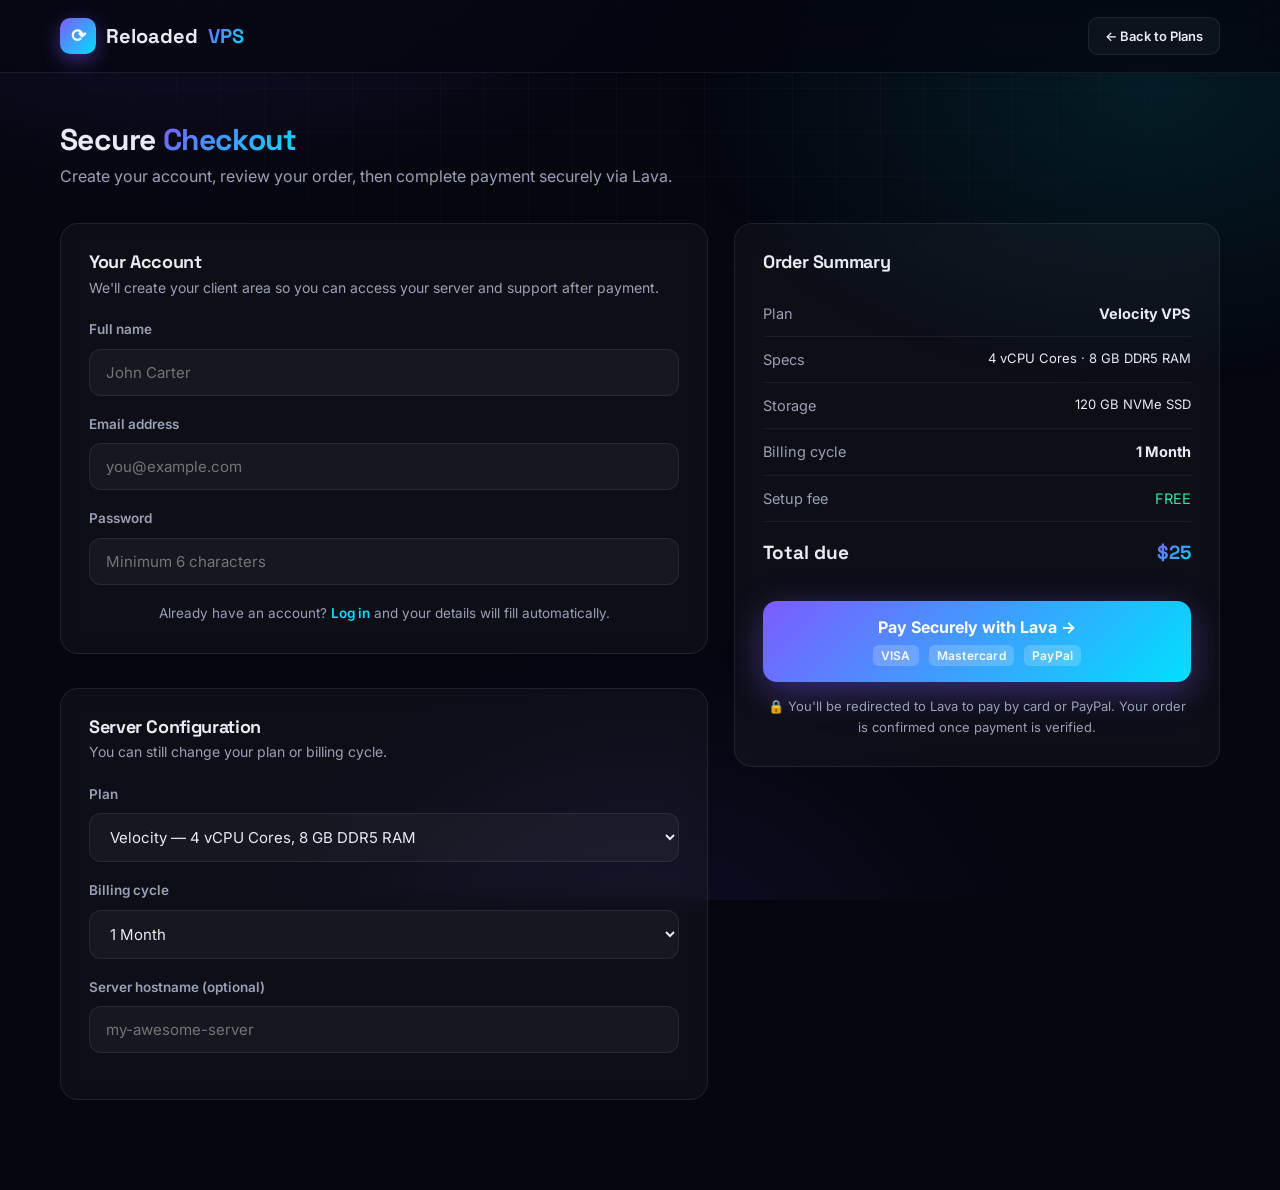
<file: checkout.html>
<!DOCTYPE html>
<html lang="en">
<head>
<meta charset="UTF-8">
<meta name="viewport" content="width=device-width, initial-scale=1.0">
<title>Checkout — Reloaded VPS</title>
<link rel="icon" href="data:image/svg+xml,<svg xmlns='http://www.w3.org/2000/svg' viewBox='0 0 100 100'><rect width='100' height='100' rx='24' fill='%237c5cff'/><text x='50' y='68' font-size='52' text-anchor='middle' fill='white' font-family='Arial' font-weight='bold'>⟳</text></svg>">
<link rel="preconnect" href="https://fonts.googleapis.com">
<link href="https://fonts.googleapis.com/css2?family=Space+Grotesk:wght@500;600;700&family=Inter:wght@400;500;600;700&family=JetBrains+Mono:wght@400;600&display=swap" rel="stylesheet">
<link rel="stylesheet" href="assets/css/style.css">
<style>
  .checkout-grid { display: grid; grid-template-columns: 1.2fr .9fr; gap: 26px; align-items: start; }
  @media (max-width: 860px) { .checkout-grid { grid-template-columns: 1fr; } }
  .summary-row { display: flex; justify-content: space-between; padding: 11px 0; border-bottom: 1px solid rgba(255,255,255,.05); font-size: 14.5px; }
  .summary-row:last-child { border: none; }
  .summary-row.total { font-family: var(--font-display); font-size: 19px; font-weight: 700; padding-top: 16px; }
  .success-panel { text-align: center; padding: 50px 30px; display: none; }
  .success-panel .big-tick { width: 84px; height: 84px; border-radius: 50%; background: rgba(255,200,87,.12); border: 2px solid var(--yellow); display: grid; place-items: center; font-size: 38px; color: var(--yellow); margin: 0 auto 24px; animation: pop .5s ease; }
  @keyframes pop { 0% { transform: scale(.4); opacity: 0; } 70% { transform: scale(1.1); } 100% { transform: scale(1); opacity: 1; } }
  /* combined pay button */
  .pay-btn {
    width: 100%; margin-top: 22px; border: none; cursor: pointer; border-radius: 14px;
    background: var(--gradient); color: #fff; padding: 16px 20px; font-family: var(--font-body);
    font-weight: 700; font-size: 16px; display: flex; flex-direction: column; align-items: center; gap: 8px;
    box-shadow: 0 10px 34px rgba(124,92,255,.4); transition: transform .2s, box-shadow .2s;
  }
  .pay-btn:hover { transform: translateY(-2px); box-shadow: 0 14px 44px rgba(124,92,255,.55); }
  .pay-btn:disabled { opacity: .6; cursor: not-allowed; transform: none; }
  .pay-btn .methods { display: flex; align-items: center; gap: 10px; font-size: 12px; font-weight: 600; opacity: .95; }
  .pay-btn .methods .m { background: rgba(255,255,255,.2); border-radius: 6px; padding: 3px 8px; letter-spacing: .02em; }
  .loginhint { text-align: center; font-size: 13.5px; color: var(--muted); margin-top: 14px; }
  .loginhint a { color: var(--accent-2); font-weight: 600; }
</style>
</head>
<body>

<nav class="nav">
  <div class="container nav-inner">
    <a href="index.html" class="logo"><span class="logo-mark">⟳</span> Reloaded<span class="grad-text">VPS</span></a>
    <div class="nav-cta">
      <a href="index.html#pricing" class="btn btn-ghost btn-sm">← Back to Plans</a>
    </div>
  </div>
</nav>

<div class="container" style="padding:50px 0 90px;">
  <div id="checkoutView">
    <h1 style="font-size:30px;margin-bottom:6px;">Secure <span class="grad-text">Checkout</span></h1>
    <p class="muted" style="margin-bottom:34px;">Create your account, review your order, then complete payment securely via Lava.</p>

    <div class="checkout-grid">
      <!-- left: account + config -->
      <div>
        <!-- account (shown only when not logged in) -->
        <div class="card" id="accountCard">
          <h3 class="card-title">Your Account</h3>
          <p class="card-sub" style="margin-bottom:20px;">We'll create your client area so you can access your server and support after payment.</p>
          <div class="field">
            <label>Full name</label>
            <input class="input" id="acName" placeholder="John Carter" autocomplete="name">
          </div>
          <div class="field">
            <label>Email address</label>
            <input class="input" type="email" id="acEmail" placeholder="you@example.com" autocomplete="email">
          </div>
          <div class="field">
            <label>Password</label>
            <input class="input" type="password" id="acPass" placeholder="Minimum 6 characters" autocomplete="new-password">
          </div>
          <div class="form-error" id="acErr"></div>
          <p class="loginhint">Already have an account? <a href="login.html">Log in</a> and your details will fill automatically.</p>
        </div>

        <!-- logged-in banner -->
        <div class="card" id="loggedInCard" style="display:none;">
          <h3 class="card-title">Your Account</h3>
          <p class="card-sub">Signed in as <b id="liName" style="color:var(--text);"></b> (<span id="liEmail"></span>). <a href="#" onclick="RVPS.logout();return false;" style="color:var(--accent-2);">Not you?</a></p>
        </div>

        <div class="card section-gap">
          <h3 class="card-title">Server Configuration</h3>
          <p class="card-sub" style="margin-bottom:20px;">You can still change your plan or billing cycle.</p>
          <div class="field">
            <label>Plan</label>
            <select class="input" id="planSel"></select>
          </div>
          <div class="field">
            <label>Billing cycle</label>
            <select class="input" id="cycleSel"></select>
          </div>
          <div class="field">
            <label>Server hostname <span class="muted">(optional)</span></label>
            <input class="input" id="hostname" placeholder="my-awesome-server">
          </div>
        </div>
      </div>

      <!-- right: summary + pay -->
      <div class="card" style="position:sticky;top:96px;">
        <h3 class="card-title" style="margin-bottom:18px;">Order Summary</h3>
        <div id="summary"></div>

        <button class="pay-btn" id="payBtn">
          <span>Pay Securely with Lava →</span>
          <span class="methods"><span class="m">VISA</span><span class="m">Mastercard</span><span class="m">PayPal</span></span>
        </button>

        <p class="muted small" style="text-align:center;margin-top:14px;">🔒 You'll be redirected to Lava to pay by card or PayPal. Your order is confirmed once payment is verified.</p>
      </div>
    </div>
  </div>

  <!-- pending confirmation -->
  <div class="card success-panel" id="successView">
    <div class="big-tick">⏳</div>
    <h2 style="margin-bottom:10px;">Order <span class="grad-text">Received!</span></h2>
    <p class="muted" style="max-width:500px;margin:0 auto 8px;">Your order <b class="mono" id="okOrderId" style="color:var(--accent-2);"></b> has been created and an invoice is waiting in your client area.</p>
    <p class="muted" style="max-width:500px;margin:0 auto 26px;">A payment window has opened on <b style="color:var(--text);">Lava</b>. Once you've completed payment there, our team will verify it and activate your server — you'll see the credentials appear under <b>My Services</b>.</p>
    <div style="display:flex;gap:12px;justify-content:center;flex-wrap:wrap;">
      <a href="#" class="btn btn-primary" id="reopenLava" target="_blank" rel="noopener">Open Payment Page Again ↗</a>
      <a href="dashboard.html" class="btn btn-ghost">Go to Client Area →</a>
      <a href="#" class="btn btn-ghost" id="okInvoiceLink">🧾 View Invoice</a>
    </div>
  </div>
</div>

<div id="toast"></div>

<script src="assets/js/app.js"></script>
<script>
(() => {
  RVPS && null;
  let user = RVPS.currentUser();
  // admins shouldn't checkout
  if (user && user.role === 'admin') { location.href = 'admin.html'; return; }

  const qs = new URLSearchParams(location.search);
  let planId = qs.get('plan') || 'velocity';
  let cycle = +(qs.get('cycle') || 1);
  if (!RVPS.plan(planId)) planId = 'velocity';
  if (!RVPS.CYCLES[cycle]) cycle = 1;

  // toggle account UI
  function refreshAccountUI() {
    user = RVPS.currentUser();
    document.getElementById('accountCard').style.display = user ? 'none' : 'block';
    document.getElementById('loggedInCard').style.display = user ? 'block' : 'none';
    if (user) {
      document.getElementById('liName').textContent = user.name;
      document.getElementById('liEmail').textContent = user.email;
    }
  }
  refreshAccountUI();

  const planSel = document.getElementById('planSel');
  const cycleSel = document.getElementById('cycleSel');
  planSel.innerHTML = RVPS.PLANS.map(p => `<option value="${p.id}" ${p.id === planId ? 'selected' : ''}>${p.name} — ${p.cpu}, ${p.ram}</option>`).join('');
  cycleSel.innerHTML = Object.entries(RVPS.CYCLES).map(([c, l]) => `<option value="${c}" ${+c === cycle ? 'selected' : ''}>${l}</option>`).join('');

  function renderSummary() {
    const p = RVPS.plan(planSel.value);
    const c = +cycleSel.value;
    const total = p.prices[c];
    const save = c > 1 ? p.prices[1] * c - total : 0;
    document.getElementById('summary').innerHTML = `
      <div class="summary-row"><span class="muted">Plan</span><b>${p.name} VPS</b></div>
      <div class="summary-row"><span class="muted">Specs</span><span class="small">${p.cpu} · ${p.ram}</span></div>
      <div class="summary-row"><span class="muted">Storage</span><span class="small">${p.disk}</span></div>
      <div class="summary-row"><span class="muted">Billing cycle</span><b>${RVPS.CYCLES[c]}</b></div>
      <div class="summary-row"><span class="muted">Setup fee</span><span style="color:var(--green);">FREE</span></div>
      ${save > 0 ? `<div class="summary-row"><span class="muted">You save</span><span style="color:var(--green);">-${RVPS.money(save)}</span></div>` : ''}
      <div class="summary-row total"><span>Total due</span><span class="grad-text">${RVPS.money(total)}</span></div>`;
  }
  planSel.onchange = cycleSel.onchange = renderSummary;
  renderSummary();

  function toast(msg) {
    const t = document.getElementById('toast');
    t.textContent = msg; t.classList.add('show');
    setTimeout(() => t.classList.remove('show'), 3000);
  }

  document.getElementById('payBtn').onclick = function () {
    // ensure we have an account
    let u = RVPS.currentUser();
    if (!u) {
      const name = document.getElementById('acName').value.trim();
      const email = document.getElementById('acEmail').value.trim();
      const pass = document.getElementById('acPass').value;
      const err = document.getElementById('acErr');
      err.style.display = 'none';
      if (!name || !email || !pass) { err.textContent = 'Please fill in your name, email and password to continue.'; err.style.display = 'block'; return; }
      const r = RVPS.register(name, email, pass);
      if (!r.ok) { err.textContent = r.error + (r.error.includes('exists') ? ' Please log in instead.' : ''); err.style.display = 'block'; return; }
      u = r.user;
    }

    // create the order as PENDING (proforma invoice) — admin confirms payment later
    const order = RVPS.createOrder(u.id, planSel.value, +cycleSel.value, 'pending');

    // open the plan-specific Lava payment page in a new tab
    const lava = order.lavaUrl || RVPS.lavaLink(order.planId, order.cycle);
    window.open(lava, '_blank', 'noopener');

    // show pending confirmation
    document.getElementById('okOrderId').textContent = order.id;
    document.getElementById('okInvoiceLink').href = 'invoice.html?order=' + order.id;
    document.getElementById('reopenLava').href = lava;
    document.getElementById('checkoutView').style.display = 'none';
    document.getElementById('successView').style.display = 'block';
    window.scrollTo({ top: 0, behavior: 'smooth' });
  };
})();
</script>
</body>
</html>
</file>
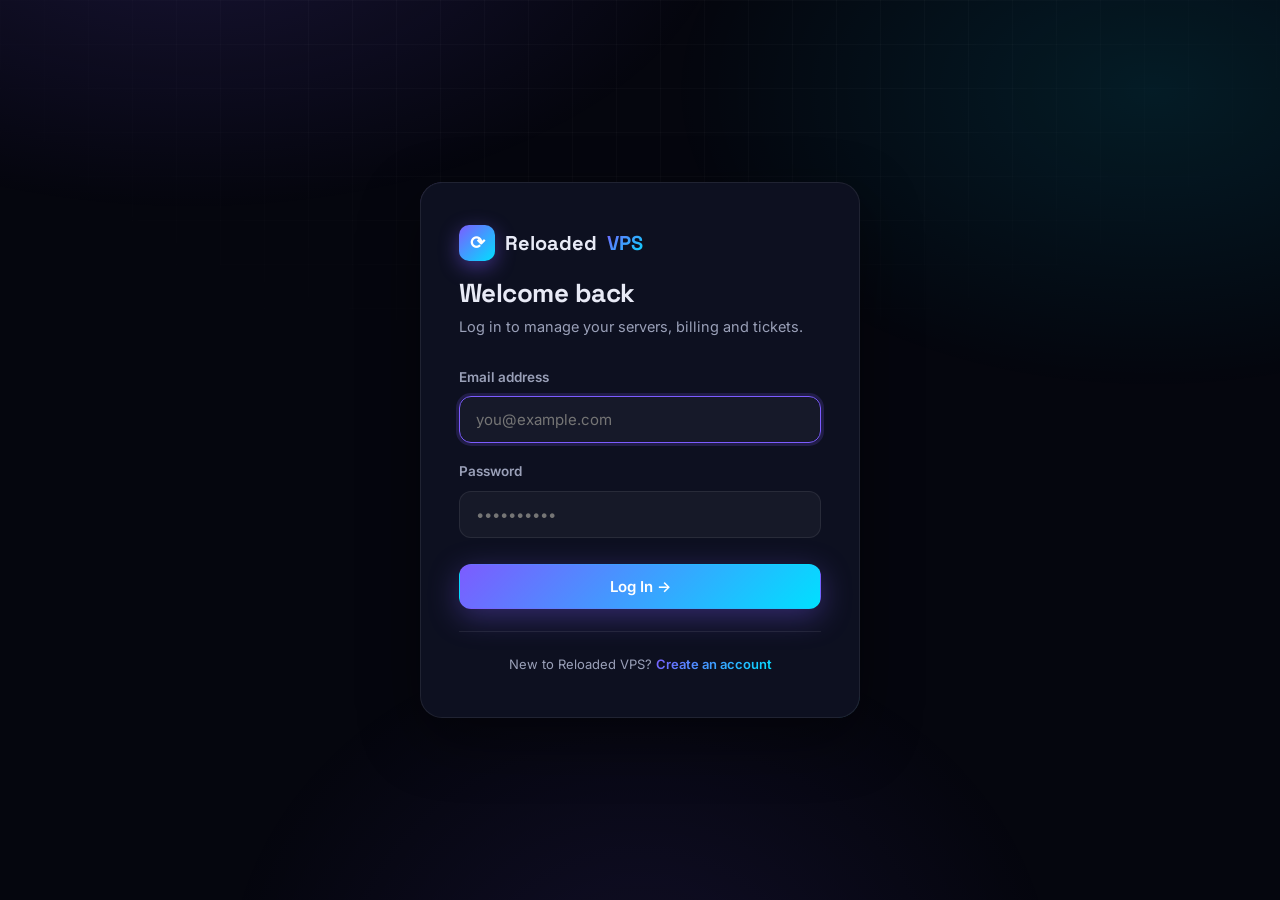
<file: dashboard.html>
<!DOCTYPE html>
<html lang="en">
<head>
<meta charset="UTF-8">
<meta name="viewport" content="width=device-width, initial-scale=1.0">
<title>Client Area — Reloaded VPS</title>
<link rel="icon" href="data:image/svg+xml,<svg xmlns='http://www.w3.org/2000/svg' viewBox='0 0 100 100'><rect width='100' height='100' rx='24' fill='%237c5cff'/><text x='50' y='68' font-size='52' text-anchor='middle' fill='white' font-family='Arial' font-weight='bold'>⟳</text></svg>">
<link rel="preconnect" href="https://fonts.googleapis.com">
<link href="https://fonts.googleapis.com/css2?family=Space+Grotesk:wght@500;600;700&family=Inter:wght@400;500;600;700&family=JetBrains+Mono:wght@400;600&display=swap" rel="stylesheet">
<link rel="stylesheet" href="assets/css/style.css">
<style>
  .svc-card { margin-bottom: 18px; }
  .svc-head { display: flex; justify-content: space-between; align-items: flex-start; gap: 14px; flex-wrap: wrap; }
  .svc-head h3 { font-size: 19px; }
  .ticket-row { cursor: pointer; }
</style>
</head>
<body>

<nav class="nav">
  <div class="container nav-inner">
    <a href="index.html" class="logo"><span class="logo-mark">⟳</span> Reloaded<span class="grad-text">VPS</span></a>
    <div class="nav-cta">
      <span class="muted small" id="whoami"></span>
      <a href="index.html#pricing" class="btn btn-primary btn-sm">+ Order New Server</a>
      <button class="btn btn-ghost btn-sm" onclick="RVPS.logout()">Logout</button>
    </div>
  </div>
</nav>

<div class="portal">
  <!-- sidebar -->
  <aside class="sidebar">
    <div class="side-label">Billing Portal</div>
    <div class="side-link active" data-view="overview"><span class="icon">📊</span> Overview</div>
    <div class="side-link" data-view="services"><span class="icon">🖥️</span> My Services</div>
    <div class="side-link" data-view="orders"><span class="icon">🧾</span> Orders &amp; Invoices</div>
    <div class="side-link" data-view="tickets"><span class="icon">🎫</span> Support Tickets</div>
    <div class="side-label">Quick Actions</div>
    <div class="side-link" onclick="location.href='index.html#pricing'"><span class="icon">➕</span> Order a Server</div>
    <div class="side-link" onclick="openNewTicket()"><span class="icon">✉️</span> Open a Ticket</div>
  </aside>

  <!-- main -->
  <main class="portal-main">

    <!-- ===== OVERVIEW ===== -->
    <section id="view-overview">
      <div class="portal-head">
        <div><h1 id="helloName">Welcome back</h1><p>Here's a snapshot of your account.</p></div>
      </div>
      <div class="stats-grid">
        <div class="stat"><div class="stat-label">Active Services</div><div class="stat-value grad-text" id="stActive">0</div><div class="stat-hint">servers online</div></div>
        <div class="stat"><div class="stat-label">Pending Setup</div><div class="stat-value" id="stPending">0</div><div class="stat-hint">in provisioning queue</div></div>
        <div class="stat"><div class="stat-label">Open Tickets</div><div class="stat-value" id="stTickets">0</div><div class="stat-hint">awaiting reply</div></div>
        <div class="stat"><div class="stat-label">Total Spent</div><div class="stat-value" id="stSpent">$0</div><div class="stat-hint">lifetime</div></div>
      </div>
      <div class="card" id="overviewNext"></div>
    </section>

    <!-- ===== SERVICES ===== -->
    <section id="view-services" style="display:none;">
      <div class="portal-head">
        <div><h1>My Services</h1><p>Your active servers and their credentials.</p></div>
        <a href="index.html#pricing" class="btn btn-primary btn-sm">+ Order New Server</a>
      </div>
      <div id="servicesList"></div>
    </section>

    <!-- ===== ORDERS ===== -->
    <section id="view-orders" style="display:none;">
      <div class="portal-head">
        <div><h1>Orders &amp; Invoices</h1><p>Your complete billing history.</p></div>
      </div>
      <div id="ordersList"></div>
    </section>

    <!-- ===== TICKETS ===== -->
    <section id="view-tickets" style="display:none;">
      <div class="portal-head">
        <div><h1>Support Tickets</h1><p>Our team typically replies within 15 minutes.</p></div>
        <button class="btn btn-primary btn-sm" onclick="openNewTicket()">+ Open New Ticket</button>
      </div>
      <div id="ticketsList"></div>
    </section>

    <!-- ===== SINGLE TICKET ===== -->
    <section id="view-ticket" style="display:none;">
      <button class="btn btn-ghost btn-sm" onclick="showView('tickets')" style="margin-bottom:20px;">← Back to tickets</button>
      <div class="card">
        <div class="flex-between" style="margin-bottom:6px;">
          <h2 id="tSubject" style="font-size:21px;"></h2>
          <span id="tStatus"></span>
        </div>
        <p class="muted small" id="tMeta" style="margin-bottom:22px;"></p>
        <div id="tThread"></div>
        <hr class="sep">
        <div class="field"><label>Your reply</label><textarea class="input" id="tReply" placeholder="Type your message…"></textarea></div>
        <div style="display:flex;gap:10px;flex-wrap:wrap;">
          <button class="btn btn-primary btn-sm" onclick="sendReply()">Send Reply →</button>
          <button class="btn btn-ghost btn-sm" id="tCloseBtn" onclick="closeTicket()">Mark as Resolved</button>
        </div>
      </div>
    </section>
  </main>
</div>

<!-- new ticket modal -->
<div class="modal-overlay" id="ticketModal">
  <div class="modal">
    <button class="close-x" onclick="hideModal('ticketModal')">×</button>
    <h3>Open a <span class="grad-text">Support Ticket</span></h3>
    <p class="muted small" style="margin-bottom:22px;">Describe your issue and our engineers will get back to you shortly.</p>
    <div class="field">
      <label>Related service <span class="muted">(optional)</span></label>
      <select class="input" id="ntService"></select>
    </div>
    <div class="field">
      <label>Subject</label>
      <input class="input" id="ntSubject" placeholder="e.g. Cannot connect via SSH">
    </div>
    <div class="field">
      <label>Message</label>
      <textarea class="input" id="ntBody" placeholder="Tell us what's happening…"></textarea>
    </div>
    <div class="form-error" id="ntErr"></div>
    <button class="btn btn-primary btn-block" onclick="submitTicket()">Submit Ticket →</button>
  </div>
</div>

<div id="toast"></div>

<script src="assets/js/app.js"></script>
<script>
const user = RVPS.requireAuth('client');
let currentTicketId = null;

function toast(msg) {
  const t = document.getElementById('toast');
  t.textContent = msg; t.classList.add('show');
  setTimeout(() => t.classList.remove('show'), 2600);
}
function hideModal(id) { document.getElementById(id).classList.remove('show'); }

/* ---------- view switching ---------- */
function showView(v) {
  document.querySelectorAll('main section').forEach(s => s.style.display = 'none');
  document.getElementById('view-' + v).style.display = 'block';
  document.querySelectorAll('.side-link[data-view]').forEach(l =>
    l.classList.toggle('active', l.dataset.view === v));
  if (v === 'overview') renderOverview();
  if (v === 'services') renderServices();
  if (v === 'orders') renderOrders();
  if (v === 'tickets') renderTickets();
}
document.querySelectorAll('.side-link[data-view]').forEach(l =>
  l.addEventListener('click', () => showView(l.dataset.view)));

/* ---------- overview ---------- */
function renderOverview() {
  const svcs = RVPS.servicesFor(user.id);
  const ords = RVPS.ordersFor(user.id);
  const tkts = RVPS.ticketsFor(user.id);
  const awaitingPay = ords.filter(o => o.status === 'pending');
  const pending = ords.filter(o => o.status === 'paid');
  document.getElementById('stActive').textContent = svcs.filter(s => s.status === 'active').length;
  document.getElementById('stPending').textContent = awaitingPay.length + pending.length;
  document.getElementById('stTickets').textContent = tkts.filter(t => t.status !== 'closed').length;
  document.getElementById('stSpent').textContent = RVPS.money(ords.filter(o => o.status === 'paid' || o.status === 'completed').reduce((a, o) => a + o.amount, 0));

  const box = document.getElementById('overviewNext');
  if (awaitingPay.length) {
    const o = awaitingPay[0];
    box.innerHTML = `<h3 class="card-title">⏳ Awaiting payment confirmation</h3>
      <p class="card-sub" style="margin-bottom:16px;">Your order <b class="mono" style="color:var(--accent-2);">${o.id}</b> (${RVPS.plan(o.planId).name} — ${RVPS.CYCLES[o.cycle]}) is created but not yet paid. Complete payment via Lava, then our team verifies it and activates your server.</p>
      <div style="display:flex;gap:10px;flex-wrap:wrap;">
        <a class="btn btn-primary btn-sm" href="${o.lavaUrl || RVPS.lavaLink(o.planId, o.cycle)}" target="_blank" rel="noopener">Complete Payment ↗</a>
        <a class="btn btn-ghost btn-sm" href="invoice.html?order=${o.id}">🧾 View Invoice</a>
      </div>`;
  } else if (pending.length) {
    box.innerHTML = `<h3 class="card-title">⏳ Server being provisioned</h3>
      <p class="card-sub">Your order <b class="mono" style="color:var(--accent-2);">${pending[0].id}</b> (${RVPS.plan(pending[0].planId).name} — ${RVPS.CYCLES[pending[0].cycle]}) is paid and in the setup queue. Credentials will appear under <b>My Services</b> the moment it's ready.</p>`;
  } else if (svcs.length) {
    const s = svcs[0];
    box.innerHTML = `<h3 class="card-title">✅ Everything looks good</h3>
      <p class="card-sub">Your latest server <b class="mono" style="color:var(--accent-2);">${RVPS.esc(s.details.hostname)}</b> is ${s.status}. Need help? Open a support ticket anytime.</p>`;
  } else {
    box.innerHTML = `<h3 class="card-title">🚀 Deploy your first server</h3>
      <p class="card-sub" style="margin-bottom:18px;">You don't have any services yet. Pick a plan and get root access in minutes.</p>
      <a href="index.html#pricing" class="btn btn-primary btn-sm">Browse VPS Plans →</a>`;
  }
}

/* ---------- services ---------- */
function renderServices() {
  const svcs = RVPS.servicesFor(user.id);
  const awaitingPay = RVPS.ordersFor(user.id).filter(o => o.status === 'pending');
  const pending = RVPS.ordersFor(user.id).filter(o => o.status === 'paid');
  const box = document.getElementById('servicesList');
  let html = '';

  awaitingPay.forEach(o => {
    const p = RVPS.plan(o.planId);
    html += `<div class="card svc-card">
      <div class="svc-head">
        <div><h3>${p.name} VPS <span class="badge badge-grey">⏳ Awaiting payment</span></h3>
        <p class="card-sub">Order ${o.id} · ${RVPS.CYCLES[o.cycle]} · ${RVPS.money(o.amount)}</p></div>
      </div>
      <p class="muted small" style="margin:12px 0 14px;">Complete your payment via Lava to activate this server. Once we verify it, your credentials appear here automatically.</p>
      <div style="display:flex;gap:10px;flex-wrap:wrap;">
        <a class="btn btn-primary btn-sm" href="${o.lavaUrl || RVPS.lavaLink(o.planId, o.cycle)}" target="_blank" rel="noopener">Complete Payment ↗</a>
        <a class="btn btn-ghost btn-sm" href="invoice.html?order=${o.id}">🧾 View Invoice</a>
      </div>
    </div>`;
  });

  pending.forEach(o => {
    const p = RVPS.plan(o.planId);
    html += `<div class="card svc-card">
      <div class="svc-head">
        <div><h3>${p.name} VPS <span class="badge badge-yellow">⏳ Provisioning</span></h3>
        <p class="card-sub">Order ${o.id} · ${RVPS.CYCLES[o.cycle]} · Paid ${RVPS.money(o.amount)}</p></div>
      </div>
      <p class="muted small" style="margin-top:12px;">Payment confirmed — our team is setting up your server. Credentials will appear here automatically.</p>
    </div>`;
  });

  svcs.forEach(s => {
    const p = RVPS.plan(s.planId);
    const d = s.details;
    html += `<div class="card svc-card">
      <div class="svc-head">
        <div>
          <h3>${p.name} VPS <span class="badge badge-green">● Active</span></h3>
          <p class="card-sub mono">${s.id} · ${RVPS.esc(d.datacenter)}</p>
        </div>
        <div style="text-align:right;">
          <div class="small muted">Renews / expires</div>
          <b>${RVPS.fmtDate(s.expires)}</b>
        </div>
      </div>
      <hr class="sep">
      <div class="detail-grid">
        ${detailRow('Hostname', d.hostname)}
        ${detailRow('IP Address', d.ip)}
        ${detailRow('Username', d.username)}
        ${detailRow('Root Password', d.password, true)}
        ${detailRow('Operating System', d.os)}
        ${detailRow('Control Panel', d.panelUrl)}
      </div>
      <p class="muted small" style="margin-top:16px;">${RVPS.esc(d.specs)} · ${p.bw} · ${p.port}</p>
      <div style="display:flex;gap:10px;margin-top:14px;flex-wrap:wrap;">
        <a class="btn btn-ghost btn-sm" href="service.html?service=${s.id}">📄 Service Invoice</a>
        <button class="btn btn-ghost btn-sm" onclick="openNewTicket('${s.id}')">🎫 Get Support for this Server</button>
      </div>
    </div>`;
  });

  box.innerHTML = html || `<div class="empty"><div class="big">🖥️</div><p>No services yet.</p><a href="index.html#pricing" class="btn btn-primary btn-sm" style="margin-top:16px;">Order Your First VPS →</a></div>`;
}
function detailRow(label, value, secret = false) {
  const shown = secret ? '••••••••••••' : RVPS.esc(value);
  return `<div class="detail-row">
    <div class="dlabel">${label}</div>
    <div class="dvalue" data-real="${RVPS.esc(value)}" ${secret ? 'data-secret="1"' : ''}>${shown}</div>
    <button class="copy-btn" onclick="copyVal(this)">copy</button>
  </div>`;
}
function copyVal(btn) {
  const el = btn.parentElement.querySelector('.dvalue');
  navigator.clipboard.writeText(el.dataset.real).then(() => toast('Copied to clipboard ✓'));
  if (el.dataset.secret) { el.textContent = el.dataset.real; setTimeout(() => el.textContent = '••••••••••••', 4000); }
}

/* ---------- orders ---------- */
function renderOrders() {
  const ords = RVPS.ordersFor(user.id);
  const box = document.getElementById('ordersList');
  if (!ords.length) { box.innerHTML = `<div class="empty"><div class="big">🧾</div><p>No orders yet.</p></div>`; return; }
  box.innerHTML = `<div class="table-wrap"><table>
    <thead><tr><th>Order</th><th>Invoice</th><th>Plan</th><th>Cycle</th><th>Amount</th><th>Date</th><th>Status</th><th></th></tr></thead>
    <tbody>${ords.map(o => `<tr>
      <td class="mono">${o.id}</td>
      <td class="mono muted">${o.invoice}</td>
      <td><b>${RVPS.plan(o.planId).name}</b></td>
      <td>${RVPS.CYCLES[o.cycle]}</td>
      <td><b>${RVPS.money(o.amount)}</b></td>
      <td class="muted">${RVPS.fmtDate(o.created)}</td>
      <td>${({ pending: '<span class="badge badge-grey">Awaiting payment</span>', paid: '<span class="badge badge-yellow">Provisioning</span>', completed: '<span class="badge badge-green">Completed</span>' }[o.status] || o.status)}</td>
      <td><a class="btn btn-ghost btn-sm" href="invoice.html?order=${o.id}">🧾 Invoice</a></td>
    </tr>`).join('')}</tbody></table></div>`;
}

/* ---------- tickets ---------- */
const statusBadge = s => ({
  open: '<span class="badge badge-blue">Open</span>',
  answered: '<span class="badge badge-purple">Answered</span>',
  closed: '<span class="badge badge-grey">Closed</span>'
}[s] || s);

function renderTickets() {
  const tkts = RVPS.ticketsFor(user.id);
  const box = document.getElementById('ticketsList');
  if (!tkts.length) { box.innerHTML = `<div class="empty"><div class="big">🎫</div><p>No tickets yet. Need help with anything?</p><button class="btn btn-primary btn-sm" style="margin-top:16px;" onclick="openNewTicket()">Open Your First Ticket →</button></div>`; return; }
  box.innerHTML = `<div class="table-wrap"><table>
    <thead><tr><th>Ticket</th><th>Subject</th><th>Last Update</th><th>Status</th></tr></thead>
    <tbody>${tkts.map(t => `<tr class="ticket-row" onclick="openTicketView('${t.id}')">
      <td class="mono">${t.id}</td>
      <td><b>${RVPS.esc(t.subject)}</b></td>
      <td class="muted">${RVPS.fmtDateTime(t.updated)}</td>
      <td>${statusBadge(t.status)}</td>
    </tr>`).join('')}</tbody></table></div>`;
}

function openTicketView(id) {
  currentTicketId = id;
  const t = RVPS.tickets().find(x => x.id === id); if (!t) return;
  document.querySelectorAll('main section').forEach(s => s.style.display = 'none');
  document.getElementById('view-ticket').style.display = 'block';
  document.getElementById('tSubject').textContent = t.subject;
  document.getElementById('tStatus').innerHTML = statusBadge(t.status);
  document.getElementById('tMeta').textContent = `${t.id} · opened ${RVPS.fmtDateTime(t.created)}${t.serviceId ? ' · service ' + t.serviceId : ''}`;
  document.getElementById('tThread').innerHTML = t.messages.map(m => `
    <div class="msg ${m.from}">
      <div class="avatar">${m.from === 'admin' ? 'R' : RVPS.esc(m.author[0].toUpperCase())}</div>
      <div class="bubble">
        <div class="meta"><b>${m.from === 'admin' ? 'Reloaded VPS Support' : RVPS.esc(m.author)}</b> · ${RVPS.fmtDateTime(m.at)}</div>
        <div class="body">${RVPS.esc(m.body)}</div>
      </div>
    </div>`).join('');
  document.getElementById('tCloseBtn').style.display = t.status === 'closed' ? 'none' : 'inline-flex';
  document.getElementById('tReply').value = '';
}

function sendReply() {
  const body = document.getElementById('tReply').value.trim();
  if (!body) return toast('Please type a message first.');
  RVPS.replyTicket(currentTicketId, 'client', user.name, body);
  openTicketView(currentTicketId);
  toast('Reply sent ✓');
}
function closeTicket() {
  RVPS.setTicketStatus(currentTicketId, 'closed');
  openTicketView(currentTicketId);
  toast('Ticket marked as resolved ✓');
}

/* ---------- new ticket modal ---------- */
function openNewTicket(serviceId) {
  const sel = document.getElementById('ntService');
  const svcs = RVPS.servicesFor(user.id);
  sel.innerHTML = '<option value="">— General enquiry —</option>' +
    svcs.map(s => `<option value="${s.id}" ${s.id === serviceId ? 'selected' : ''}>${RVPS.plan(s.planId).name} — ${RVPS.esc(s.details.hostname)}</option>`).join('');
  document.getElementById('ntSubject').value = '';
  document.getElementById('ntBody').value = '';
  document.getElementById('ntErr').style.display = 'none';
  document.getElementById('ticketModal').classList.add('show');
}
function submitTicket() {
  const subject = document.getElementById('ntSubject').value.trim();
  const body = document.getElementById('ntBody').value.trim();
  const err = document.getElementById('ntErr');
  if (!subject || !body) { err.textContent = 'Please fill in both subject and message.'; err.style.display = 'block'; return; }
  RVPS.openTicket(user, subject, body, document.getElementById('ntService').value || null);
  hideModal('ticketModal');
  showView('tickets');
  toast('Ticket submitted — our team has been notified ✓');
}
document.getElementById('ticketModal').addEventListener('click', e => { if (e.target.id === 'ticketModal') hideModal('ticketModal'); });

/* ---------- init ---------- */
if (user) {
  document.getElementById('whoami').textContent = user.email;
  document.getElementById('helloName').textContent = `Welcome back, ${user.name.split(' ')[0]} 👋`;
  const hash = location.hash.replace('#', '');
  showView(['services', 'orders', 'tickets'].includes(hash) ? hash : 'overview');
}
</script>
</body>
</html>
</file>
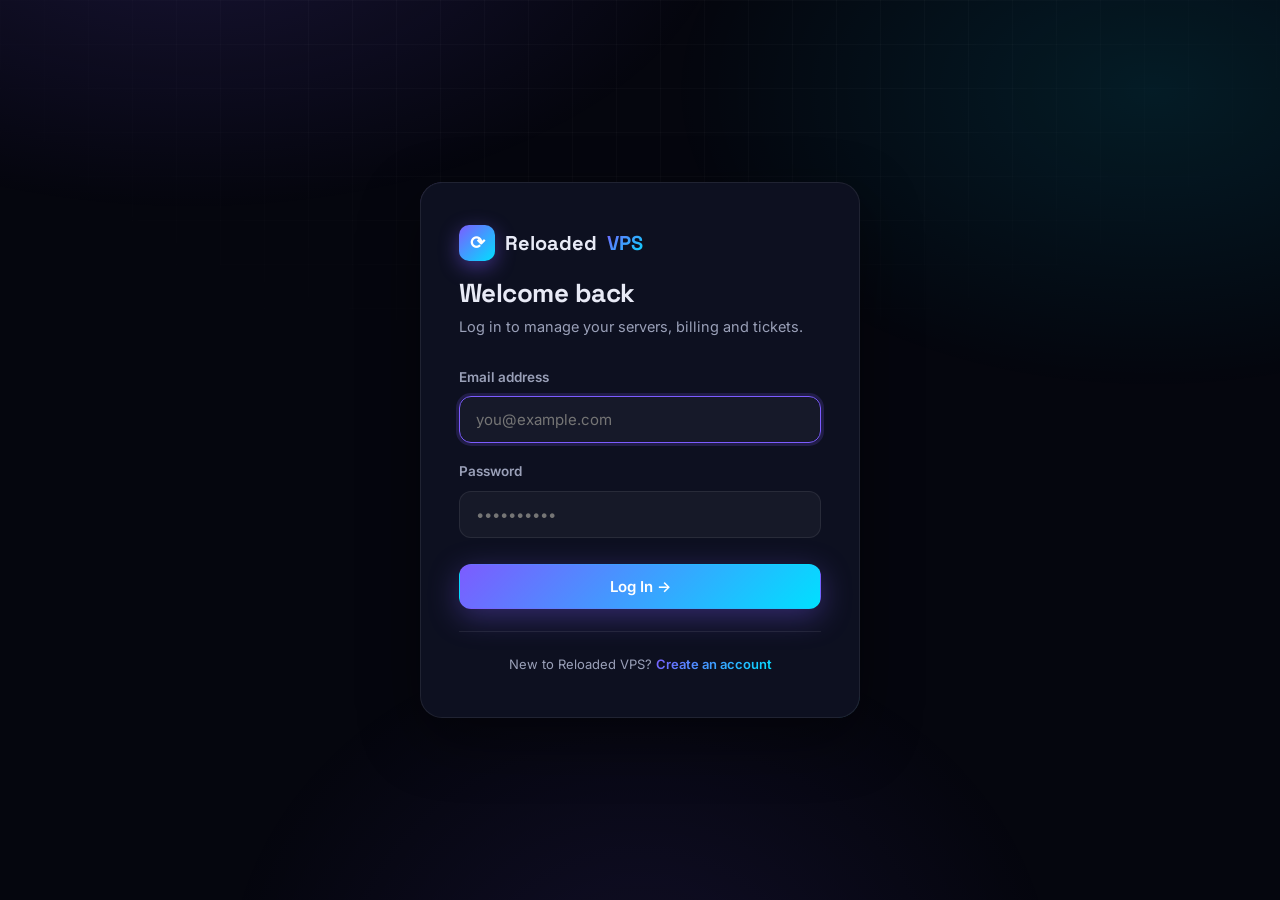
<file: invoice.html>
<!DOCTYPE html>
<html lang="en">
<head>
<meta charset="UTF-8">
<meta name="viewport" content="width=device-width, initial-scale=1.0">
<title>Invoice — Reloaded VPS</title>
<link rel="icon" href="data:image/svg+xml,<svg xmlns='http://www.w3.org/2000/svg' viewBox='0 0 100 100'><rect width='100' height='100' rx='24' fill='%237c5cff'/><text x='50' y='68' font-size='52' text-anchor='middle' fill='white' font-family='Arial' font-weight='bold'>⟳</text></svg>">
<link rel="preconnect" href="https://fonts.googleapis.com">
<link href="https://fonts.googleapis.com/css2?family=Space+Grotesk:wght@500;600;700&family=Inter:wght@400;500;600;700&family=JetBrains+Mono:wght@400;600&display=swap" rel="stylesheet">
<link rel="stylesheet" href="assets/css/style.css">
<style>
  .inv-wrap { max-width: 820px; margin: 40px auto 80px; }
  .inv-paper {
    background: var(--card-solid); border: 1px solid var(--border); border-radius: 22px;
    padding: 48px 52px; position: relative; overflow: hidden;
  }
  .inv-paper::before { content: ''; position: absolute; top: 0; left: 0; right: 0; height: 5px; background: var(--gradient); }
  .inv-top { display: flex; justify-content: space-between; gap: 20px; flex-wrap: wrap; margin-bottom: 40px; }
  .inv-title { font-family: var(--font-display); font-size: 34px; font-weight: 700; letter-spacing: .02em; }
  .inv-no { color: var(--muted); font-size: 14px; margin-top: 4px; }
  .inv-meta { text-align: right; font-size: 14px; color: var(--muted); line-height: 1.9; }
  .inv-meta b { color: var(--text); }
  .parties { display: grid; grid-template-columns: 1fr 1fr; gap: 24px; margin-bottom: 38px; }
  @media (max-width: 620px) { .parties { grid-template-columns: 1fr; } .inv-paper { padding: 32px 24px; } }
  .party { background: rgba(255,255,255,.03); border: 1px solid var(--border); border-radius: 14px; padding: 20px 24px; font-size: 14px; }
  .party .p-label { font-size: 11px; text-transform: uppercase; letter-spacing: .1em; color: var(--muted); font-weight: 700; margin-bottom: 10px; }
  .party b { font-size: 15.5px; }
  .party div { line-height: 1.8; color: var(--muted); }
  .party b, .party .strong { color: var(--text); }
  .inv-table { width: 100%; border-collapse: collapse; margin-bottom: 8px; min-width: 0; }
  .inv-table th { text-align: left; font-size: 11.5px; text-transform: uppercase; letter-spacing: .08em; color: var(--muted); padding: 12px 14px; border-bottom: 1px solid var(--border); }
  .inv-table th:last-child, .inv-table td:last-child { text-align: right; }
  .inv-table td { padding: 16px 14px; border-bottom: 1px solid rgba(255,255,255,.05); font-size: 14.5px; }
  .totals { margin-left: auto; width: 280px; margin-top: 14px; font-size: 14.5px; }
  .totals .trow { display: flex; justify-content: space-between; padding: 8px 14px; color: var(--muted); }
  .totals .trow.grand { border-top: 1px solid var(--border); margin-top: 6px; padding-top: 14px; font-family: var(--font-display); font-size: 20px; font-weight: 700; color: var(--text); }
  .paid-stamp {
    position: absolute; top: 48%; left: 50%; transform: translate(-50%, -50%) rotate(-14deg);
    border: 4px solid var(--green); color: var(--green); font-family: var(--font-display);
    font-weight: 700; font-size: 64px; letter-spacing: .22em; padding: 12px 52px; border-radius: 16px;
    opacity: .12; text-transform: uppercase; pointer-events: none;
  }
  @media print { .paid-stamp { opacity: .15; } }
  .inv-foot { margin-top: 42px; padding-top: 24px; border-top: 1px solid var(--border); color: var(--muted); font-size: 13px; line-height: 1.9; }
  .inv-actions { display: flex; gap: 12px; justify-content: space-between; flex-wrap: wrap; margin-bottom: 22px; }

  /* ---------- print: clean light paper ---------- */
  @media print {
    body { background: #fff !important; color: #111 !important; }
    body::before, body::after, .nav, .inv-actions, #toast { display: none !important; }
    .inv-wrap { margin: 0; max-width: 100%; }
    .inv-paper { background: #fff; border: none; border-radius: 0; padding: 10px 4px; }
    .inv-paper::before { display: none; }
    .inv-title { color: #111; }
    .grad-text { -webkit-text-fill-color: #6a3df5; color: #6a3df5; }
    .inv-no, .inv-meta, .party div, .totals .trow, .inv-foot { color: #555 !important; }
    .inv-meta b, .party b, .party .strong, .totals .trow.grand { color: #111 !important; }
    .party { background: #f7f7fb; border-color: #e3e3ee; }
    .inv-table th { color: #777; border-color: #ddd; }
    .inv-table td { border-color: #eee; color: #222; }
    .badge-green, .paid-stamp { color: #0a8f5b !important; border-color: #0a8f5b !important; background: transparent !important; }
    .logo, .logo .grad-text { color: #111; }
    .logo .logo-mark { box-shadow: none; }
  }
</style>
</head>
<body>

<nav class="nav">
  <div class="container nav-inner">
    <a href="index.html" class="logo"><span class="logo-mark">⟳</span> Reloaded<span class="grad-text">VPS</span></a>
    <div class="nav-cta">
      <a href="#" class="btn btn-ghost btn-sm" id="backLink">← Back</a>
    </div>
  </div>
</nav>

<div class="inv-wrap container">
  <div class="inv-actions">
    <a href="#" class="btn btn-ghost btn-sm" id="backLink2">← Back to portal</a>
    <button class="btn btn-primary btn-sm" onclick="window.print()">🖨️ Print / Save as PDF</button>
  </div>

  <div class="inv-paper" id="paper">
    <!-- filled by JS -->
  </div>
</div>

<script src="assets/js/app.js"></script>
<script>
(() => {
  const user = RVPS.currentUser();
  if (!user) { location.href = 'login.html'; return; }

  const orderId = new URLSearchParams(location.search).get('order');
  const order = RVPS.orders().find(o => o.id === orderId);

  // access control: owner or admin only
  if (!order || (user.role !== 'admin' && order.userId !== user.id)) {
    document.getElementById('paper').innerHTML =
      '<div class="empty" style="border:none;"><div class="big">🔍</div><p>Invoice not found or you don\'t have access to it.</p></div>';
    return;
  }

  const back = user.role === 'admin' ? 'admin.html' : 'dashboard.html#orders';
  document.getElementById('backLink').href = back;
  document.getElementById('backLink2').href = back;

  const client = RVPS.users().find(u => u.id === order.userId) || { name: 'Client', email: '' };
  const p = RVPS.plan(order.planId);
  const cycleLabel = RVPS.CYCLES[order.cycle];
  const perMo = order.amount / order.cycle;
  const listPrice = p.prices[1] * order.cycle;
  const discount = listPrice - order.amount;
  const service = RVPS.services().find(s => s.orderId === order.id);
  const isPaid = order.status === 'paid' || order.status === 'completed';

  document.getElementById('paper').innerHTML = `
    ${isPaid
      ? '<div class="paid-stamp">Paid</div>'
      : '<div class="paid-stamp" style="color:var(--yellow);border-color:var(--yellow);">Unpaid</div>'}
    <div class="inv-top">
      <div>
        <div class="inv-title">${isPaid ? 'INVOICE' : 'PROFORMA INVOICE'}</div>
        <div class="inv-no mono">${order.invoice}</div>
      </div>
      <div class="inv-meta">
        <div><b>Issue date:</b> ${RVPS.fmtDate(order.created)}</div>
        <div><b>Order:</b> <span class="mono">${order.id}</span></div>
        <div><b>Status:</b> ${isPaid
          ? '<span class="badge badge-green">Paid ✓</span>'
          : '<span class="badge badge-yellow">Awaiting payment</span>'}</div>
        ${order.fulfilled ? `<div><b>Delivered:</b> ${RVPS.fmtDate(order.fulfilled)}</div>` : ''}
      </div>
    </div>

    <div class="parties">
      <div class="party">
        <div class="p-label">From</div>
        <b>Reloaded VPS</b>
        <div>High-Performance Cloud Infrastructure<br>billing@reloadedvps.store<br>reloadedvps.store</div>
      </div>
      <div class="party">
        <div class="p-label">Billed to</div>
        <b>${RVPS.esc(client.name)}</b>
        <div>${RVPS.esc(client.email)}<br>Client ID: <span class="mono">${client.id || ''}</span></div>
      </div>
    </div>

    <table class="inv-table">
      <thead><tr><th>Description</th><th>Billing Period</th><th>Unit</th><th>Amount</th></tr></thead>
      <tbody>
        <tr>
          <td>
            <b>${p.name} VPS Plan</b><br>
            <span class="muted small">${p.cpu} · ${p.ram} · ${p.disk} · ${p.bw}</span>
            ${service ? `<br><span class="muted small mono">Server: ${RVPS.esc(service.details.hostname)} (${RVPS.esc(service.details.ip)})</span>` : ''}
          </td>
          <td>${cycleLabel}</td>
          <td>${RVPS.money(Math.round(perMo * 100) / 100)}/mo</td>
          <td><b>${RVPS.money(order.amount)}</b></td>
        </tr>
        <tr>
          <td><b>Setup fee</b><br><span class="muted small">Instant provisioning</span></td>
          <td>—</td>
          <td>—</td>
          <td><b style="color:var(--green);">FREE</b></td>
        </tr>
      </tbody>
    </table>

    <div class="totals">
      <div class="trow"><span>Subtotal</span><span>${RVPS.money(listPrice)}</span></div>
      ${discount > 0 ? `<div class="trow"><span>Cycle discount (${cycleLabel})</span><span style="color:var(--green);">−${RVPS.money(discount)}</span></div>` : ''}
      <div class="trow"><span>Tax</span><span>$0</span></div>
      <div class="trow grand"><span>${isPaid ? 'Total paid' : 'Total due'}</span><span class="grad-text">${RVPS.money(order.amount)}</span></div>
    </div>

    ${!isPaid ? `
    <div style="margin-top:26px;background:rgba(255,200,87,.06);border:1px solid rgba(255,200,87,.3);border-radius:14px;padding:18px 22px;">
      <div style="color:var(--yellow);font-weight:700;font-size:13px;text-transform:uppercase;letter-spacing:.06em;margin-bottom:8px;">💳 Payment Instructions</div>
      <div class="small muted" style="line-height:1.9;">
        Please complete payment for this order via <b style="color:var(--text);">Lava</b> (card, Visa, Mastercard or PayPal).
        Once your payment is verified by our team, your server is provisioned and this invoice is marked paid.<br>
        <a href="${order.lavaUrl || RVPS.lavaLink(order.planId, order.cycle)}" target="_blank" rel="noopener" class="btn btn-primary btn-sm" style="margin-top:12px;">Pay Now via Lava ↗</a>
      </div>
    </div>` : ''}

    <div class="inv-foot">
      ${isPaid
        ? `<b style="color:var(--text);">Thank you for your business!</b><br>This invoice has been paid in full. Your service ${service ? `<span class="mono">${service.id}</span> is active and expires on <b style="color:var(--text);">${RVPS.fmtDate(service.expires)}</b>.` : 'is being provisioned and will be delivered to your client area shortly.'}`
        : `<b style="color:var(--text);">This is a proforma invoice awaiting payment.</b><br>Your server will be provisioned as soon as payment is completed via Lava and verified by our team.`}<br>
      Questions about this invoice? Open a support ticket from your client area — we reply within minutes.
    </div>`;
})();
</script>
</body>
</html>
</file>
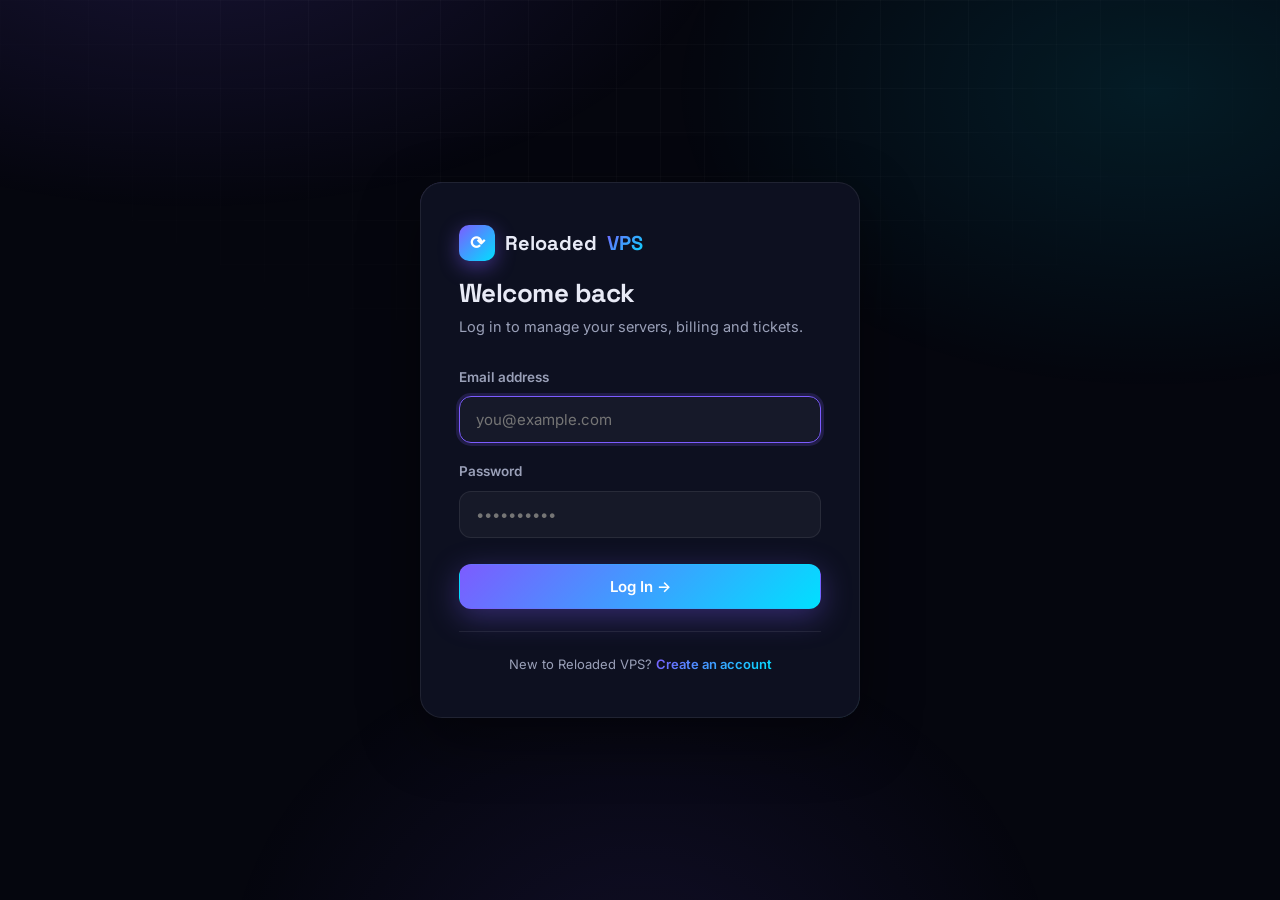
<file: login.html>
<!DOCTYPE html>
<html lang="en">
<head>
<meta charset="UTF-8">
<meta name="viewport" content="width=device-width, initial-scale=1.0">
<title>Login — Reloaded VPS</title>
<link rel="icon" href="data:image/svg+xml,<svg xmlns='http://www.w3.org/2000/svg' viewBox='0 0 100 100'><rect width='100' height='100' rx='24' fill='%237c5cff'/><text x='50' y='68' font-size='52' text-anchor='middle' fill='white' font-family='Arial' font-weight='bold'>⟳</text></svg>">
<link rel="preconnect" href="https://fonts.googleapis.com">
<link href="https://fonts.googleapis.com/css2?family=Space+Grotesk:wght@500;600;700&family=Inter:wght@400;500;600;700&family=JetBrains+Mono:wght@400;600&display=swap" rel="stylesheet">
<link rel="stylesheet" href="assets/css/style.css">
</head>
<body>
<div class="auth-wrap">
  <div class="auth-card">
    <a href="index.html" class="logo"><span class="logo-mark">⟳</span> Reloaded<span class="grad-text">VPS</span></a>
    <h1>Welcome back</h1>
    <p class="sub">Log in to manage your servers, billing and tickets.</p>
    <form id="loginForm">
      <div class="field">
        <label>Email address</label>
        <input class="input" type="email" id="email" placeholder="you@example.com" required autofocus>
      </div>
      <div class="field">
        <label>Password</label>
        <input class="input" type="password" id="password" placeholder="••••••••••" required>
      </div>
      <div class="form-error" id="err"></div>
      <button type="submit" class="btn btn-primary btn-block" style="margin-top:8px;">Log In →</button>
    </form>
    <hr class="sep">
    <p class="muted small" style="text-align:center;">New to Reloaded VPS? <a href="register.html" class="grad-text" style="font-weight:600;">Create an account</a></p>
  </div>
</div>

<script src="assets/js/app.js"></script>
<script>
document.getElementById('loginForm').addEventListener('submit', e => {
  e.preventDefault();
  const r = RVPS.login(document.getElementById('email').value, document.getElementById('password').value);
  const err = document.getElementById('err');
  if (!r.ok) { err.textContent = r.error; err.style.display = 'block'; return; }
  const next = new URLSearchParams(location.search).get('next');
  location.href = r.user.role === 'admin' ? 'admin.html' : (next || 'dashboard.html');
});
</script>
</body>
</html>
</file>
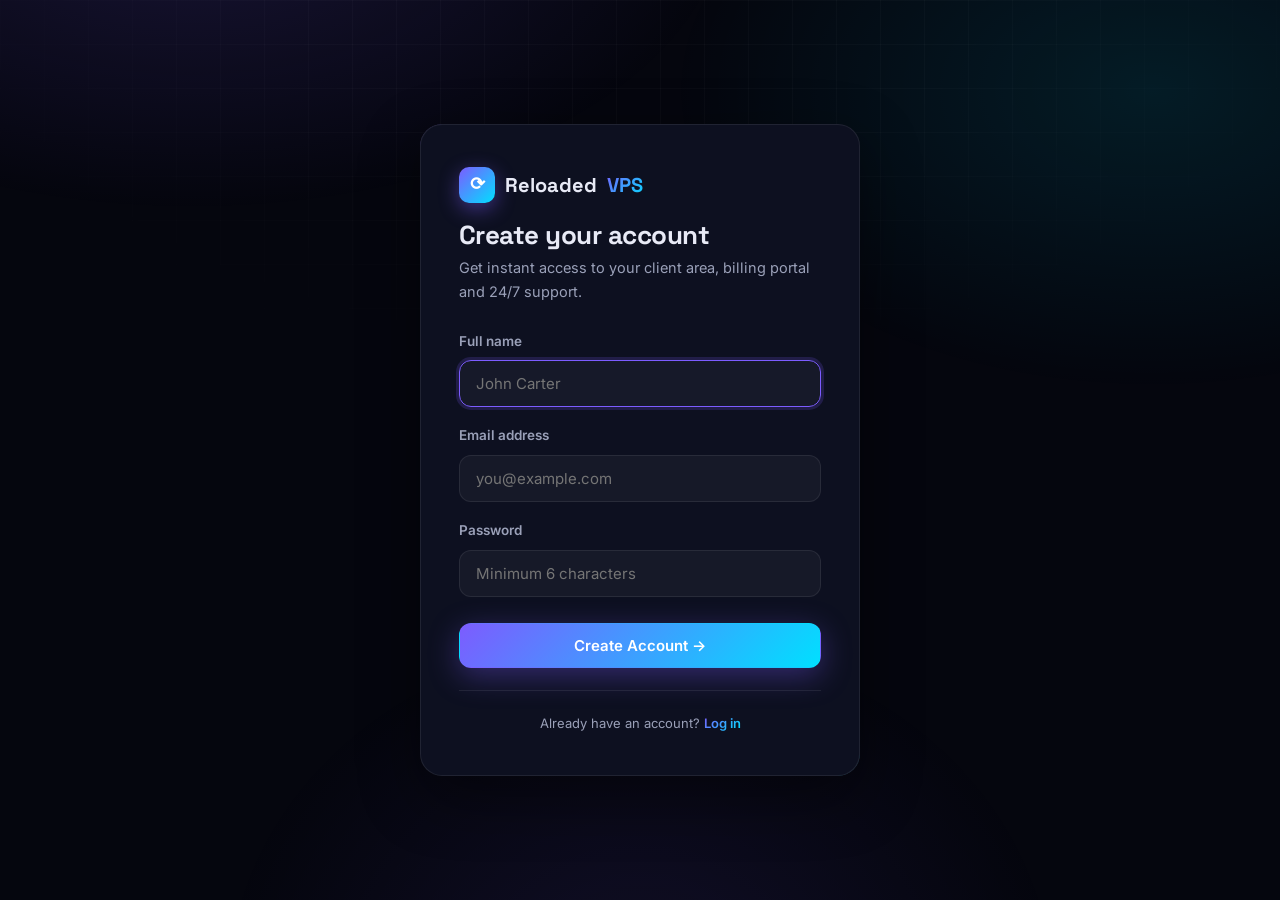
<file: register.html>
<!DOCTYPE html>
<html lang="en">
<head>
<meta charset="UTF-8">
<meta name="viewport" content="width=device-width, initial-scale=1.0">
<title>Create Account — Reloaded VPS</title>
<link rel="icon" href="data:image/svg+xml,<svg xmlns='http://www.w3.org/2000/svg' viewBox='0 0 100 100'><rect width='100' height='100' rx='24' fill='%237c5cff'/><text x='50' y='68' font-size='52' text-anchor='middle' fill='white' font-family='Arial' font-weight='bold'>⟳</text></svg>">
<link rel="preconnect" href="https://fonts.googleapis.com">
<link href="https://fonts.googleapis.com/css2?family=Space+Grotesk:wght@500;600;700&family=Inter:wght@400;500;600;700&family=JetBrains+Mono:wght@400;600&display=swap" rel="stylesheet">
<link rel="stylesheet" href="assets/css/style.css">
</head>
<body>
<div class="auth-wrap">
  <div class="auth-card">
    <a href="index.html" class="logo"><span class="logo-mark">⟳</span> Reloaded<span class="grad-text">VPS</span></a>
    <h1>Create your account</h1>
    <p class="sub">Get instant access to your client area, billing portal and 24/7 support.</p>
    <form id="regForm">
      <div class="field">
        <label>Full name</label>
        <input class="input" type="text" id="name" placeholder="John Carter" required autofocus>
      </div>
      <div class="field">
        <label>Email address</label>
        <input class="input" type="email" id="email" placeholder="you@example.com" required>
      </div>
      <div class="field">
        <label>Password</label>
        <input class="input" type="password" id="password" placeholder="Minimum 6 characters" required minlength="6">
      </div>
      <div class="form-error" id="err"></div>
      <button type="submit" class="btn btn-primary btn-block" style="margin-top:8px;">Create Account →</button>
    </form>
    <hr class="sep">
    <p class="muted small" style="text-align:center;">Already have an account? <a href="login.html" class="grad-text" style="font-weight:600;">Log in</a></p>
  </div>
</div>

<script src="assets/js/app.js"></script>
<script>
document.getElementById('regForm').addEventListener('submit', e => {
  e.preventDefault();
  const r = RVPS.register(
    document.getElementById('name').value,
    document.getElementById('email').value,
    document.getElementById('password').value
  );
  const err = document.getElementById('err');
  if (!r.ok) { err.textContent = r.error; err.style.display = 'block'; return; }
  const next = new URLSearchParams(location.search).get('next');
  location.href = next || 'dashboard.html';
});
</script>
</body>
</html>
</file>
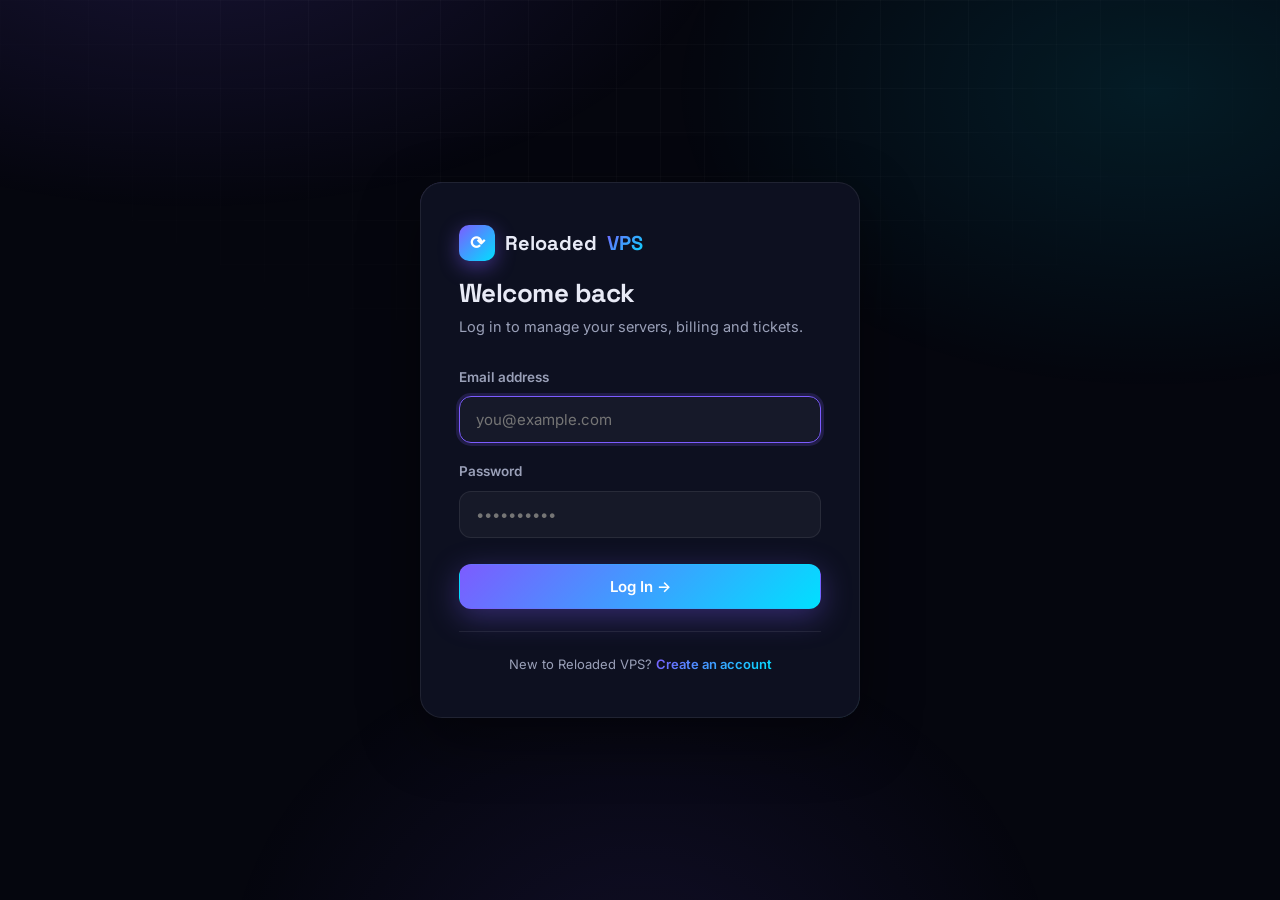
<file: service.html>
<!DOCTYPE html>
<html lang="en">
<head>
<meta charset="UTF-8">
<meta name="viewport" content="width=device-width, initial-scale=1.0">
<title>Service Invoice — Reloaded VPS</title>
<link rel="icon" href="data:image/svg+xml,<svg xmlns='http://www.w3.org/2000/svg' viewBox='0 0 100 100'><rect width='100' height='100' rx='24' fill='%237c5cff'/><text x='50' y='68' font-size='52' text-anchor='middle' fill='white' font-family='Arial' font-weight='bold'>⟳</text></svg>">
<link rel="preconnect" href="https://fonts.googleapis.com">
<link href="https://fonts.googleapis.com/css2?family=Space+Grotesk:wght@500;600;700&family=Inter:wght@400;500;600;700&family=JetBrains+Mono:wght@400;600&display=swap" rel="stylesheet">
<link rel="stylesheet" href="assets/css/style.css">
<style>
  .inv-wrap { max-width: 860px; margin: 40px auto 80px; }
  .inv-paper {
    background: var(--card-solid); border: 1px solid var(--border); border-radius: 22px;
    padding: 48px 52px; position: relative; overflow: hidden;
  }
  .inv-paper::before { content: ''; position: absolute; top: 0; left: 0; right: 0; height: 5px; background: var(--gradient); }
  .inv-top { display: flex; justify-content: space-between; gap: 20px; flex-wrap: wrap; margin-bottom: 36px; }
  .inv-title { font-family: var(--font-display); font-size: 30px; font-weight: 700; letter-spacing: .02em; }
  .inv-no { color: var(--muted); font-size: 14px; margin-top: 4px; }
  .inv-meta { text-align: right; font-size: 14px; color: var(--muted); line-height: 1.9; }
  .inv-meta b { color: var(--text); }
  .parties { display: grid; grid-template-columns: 1fr 1fr; gap: 24px; margin-bottom: 32px; }
  @media (max-width: 640px) { .parties { grid-template-columns: 1fr; } .inv-paper { padding: 32px 24px; } }
  .party { background: rgba(255,255,255,.03); border: 1px solid var(--border); border-radius: 14px; padding: 20px 24px; font-size: 14px; }
  .party .p-label { font-size: 11px; text-transform: uppercase; letter-spacing: .1em; color: var(--muted); font-weight: 700; margin-bottom: 10px; }
  .party b { font-size: 15.5px; }
  .party div { line-height: 1.8; color: var(--muted); }
  .party b, .party .strong { color: var(--text); }
  .sec-title { font-size: 12px; text-transform: uppercase; letter-spacing: .12em; color: var(--accent-2); font-weight: 700; margin: 34px 0 14px; display: flex; align-items: center; gap: 10px; }
  .sec-title::after { content: ''; flex: 1; height: 1px; background: var(--border); }
  .spec-table { width: 100%; border-collapse: collapse; font-size: 14px; }
  .spec-table td { padding: 11px 14px; border-bottom: 1px solid rgba(255,255,255,.05); }
  .spec-table td:first-child { color: var(--muted); width: 220px; font-size: 12px; text-transform: uppercase; letter-spacing: .07em; font-weight: 600; }
  .spec-table td:last-child { font-family: 'JetBrains Mono', monospace; font-size: 13.5px; }
  .inv-table { width: 100%; border-collapse: collapse; }
  .inv-table th { text-align: left; font-size: 11.5px; text-transform: uppercase; letter-spacing: .08em; color: var(--muted); padding: 12px 14px; border-bottom: 1px solid var(--border); }
  .inv-table th:last-child, .inv-table td:last-child { text-align: right; }
  .inv-table td { padding: 14px; border-bottom: 1px solid rgba(255,255,255,.05); font-size: 14.5px; }
  .totals { margin-left: auto; width: 280px; margin-top: 12px; font-size: 14.5px; }
  .totals .trow { display: flex; justify-content: space-between; padding: 7px 14px; color: var(--muted); }
  .totals .trow.grand { border-top: 1px solid var(--border); margin-top: 6px; padding-top: 13px; font-family: var(--font-display); font-size: 19px; font-weight: 700; color: var(--text); }
  .timeline { display: grid; grid-template-columns: repeat(4, 1fr); gap: 10px; }
  @media (max-width: 640px) { .timeline { grid-template-columns: 1fr 1fr; } }
  .tl-step { background: rgba(255,255,255,.03); border: 1px solid var(--border); border-radius: 12px; padding: 14px 16px; text-align: center; }
  .tl-step .tl-ico { font-size: 20px; }
  .tl-step .tl-name { font-size: 12px; font-weight: 700; text-transform: uppercase; letter-spacing: .06em; margin: 6px 0 2px; }
  .tl-step .tl-date { font-size: 12.5px; color: var(--muted); }
  .tl-step.done { border-color: rgba(46,230,168,.35); }
  .tl-step.done .tl-name { color: var(--green); }
  .proof-box { background: rgba(46,230,168,.06); border: 1px solid rgba(46,230,168,.28); border-radius: 14px; padding: 18px 22px; }
  .proof-box .p-title { color: var(--green); font-weight: 700; font-size: 13px; text-transform: uppercase; letter-spacing: .06em; margin-bottom: 8px; }
  .proof-box .small { line-height: 2; }
  .paid-stamp {
    position: absolute; top: 42%; left: 50%; transform: translate(-50%, -50%) rotate(-14deg);
    border: 4px solid var(--green); color: var(--green); font-family: var(--font-display);
    font-weight: 700; font-size: 58px; letter-spacing: .2em; padding: 12px 48px; border-radius: 16px;
    opacity: .09; text-transform: uppercase; pointer-events: none; white-space: nowrap;
  }
  .inv-foot { margin-top: 40px; padding-top: 22px; border-top: 1px solid var(--border); color: var(--muted); font-size: 13px; line-height: 1.9; }
  .inv-actions { display: flex; gap: 12px; justify-content: space-between; flex-wrap: wrap; margin-bottom: 22px; }

  @media print {
    body { background: #fff !important; color: #111 !important; }
    body::before, body::after, .nav, .inv-actions, #toast { display: none !important; }
    .inv-wrap { margin: 0; max-width: 100%; }
    .inv-paper { background: #fff; border: none; border-radius: 0; padding: 10px 4px; }
    .inv-paper::before { display: none; }
    .inv-title { color: #111; }
    .grad-text { -webkit-text-fill-color: #6a3df5; color: #6a3df5; }
    .inv-no, .inv-meta, .party div, .totals .trow, .inv-foot, .tl-step .tl-date, .spec-table td:first-child { color: #555 !important; }
    .inv-meta b, .party b, .party .strong, .totals .trow.grand, .spec-table td:last-child { color: #111 !important; }
    .party, .tl-step { background: #f7f7fb; border-color: #e3e3ee; }
    .sec-title { color: #6a3df5; }
    .sec-title::after, .inv-table th, .spec-table td { border-color: #e3e3ee; }
    .inv-table th { color: #777; }
    .inv-table td { color: #222; border-color: #eee; }
    .badge-green { color: #0a8f5b !important; border-color: #0a8f5b !important; background: transparent !important; }
    .paid-stamp { color: #0a8f5b !important; border-color: #0a8f5b !important; opacity: .1; }
    .proof-box { background: #f2fbf7; border-color: #bfe8d6; }
    .proof-box .p-title, .tl-step.done .tl-name { color: #0a8f5b !important; }
    .logo, .logo .grad-text { color: #111; }
    .logo .logo-mark { box-shadow: none; }
  }
</style>
</head>
<body>

<nav class="nav">
  <div class="container nav-inner">
    <a href="index.html" class="logo"><span class="logo-mark">⟳</span> Reloaded<span class="grad-text">VPS</span></a>
    <div class="nav-cta"><a href="#" class="btn btn-ghost btn-sm" id="backLink">← Back</a></div>
  </div>
</nav>

<div class="inv-wrap container">
  <div class="inv-actions">
    <a href="#" class="btn btn-ghost btn-sm" id="backLink2">← Back to portal</a>
    <button class="btn btn-primary btn-sm" onclick="window.print()">🖨️ Print / Save as PDF</button>
  </div>
  <div class="inv-paper" id="paper"></div>
</div>

<script src="assets/js/app.js"></script>
<script>
(() => {
  const user = RVPS.currentUser();
  if (!user) { location.href = 'login.html'; return; }

  const svcId = new URLSearchParams(location.search).get('service');
  const s = RVPS.services().find(x => x.id === svcId);

  if (!s || (user.role !== 'admin' && s.userId !== user.id)) {
    document.getElementById('paper').innerHTML =
      '<div class="empty" style="border:none;"><div class="big">🔍</div><p>Service invoice not found or you don\'t have access to it.</p></div>';
    return;
  }

  const isAdmin = user.role === 'admin';
  const back = isAdmin ? 'admin.html' : 'dashboard.html#services';
  document.getElementById('backLink').href = back;
  document.getElementById('backLink2').href = back;

  const client = RVPS.users().find(u => u.id === s.userId) || { name: 'Client', email: '' };
  const order = RVPS.orders().find(o => o.id === s.orderId) || {};
  const p = RVPS.plan(s.planId);
  const d = s.details;
  const pr = s.proof;
  const cycleLabel = RVPS.CYCLES[s.cycle];
  const perMo = s.amount / s.cycle;
  const listPrice = p.prices[1] * s.cycle;
  const discount = listPrice - s.amount;

  document.getElementById('paper').innerHTML = `
    <div class="paid-stamp">Delivered</div>
    <div class="inv-top">
      <div>
        <div class="inv-title">SERVICE <span class="grad-text">INVOICE</span></div>
        <div class="inv-no mono">${s.id}${order.invoice ? ' · ' + order.invoice : ''}</div>
      </div>
      <div class="inv-meta">
        <div><b>Issue date:</b> ${RVPS.fmtDate(pr ? pr.at : s.created)}</div>
        <div><b>Order:</b> <span class="mono">${s.orderId}</span></div>
        <div><b>Status:</b> <span class="badge badge-green">● Active — Delivered</span></div>
        <div><b>Expires:</b> ${RVPS.fmtDate(s.expires)}</div>
      </div>
    </div>

    <div class="parties">
      <div class="party">
        <div class="p-label">Provider</div>
        <b>Reloaded VPS</b>
        <div>High-Performance Cloud Infrastructure<br>billing@reloadedvps.store<br>reloadedvps.store</div>
      </div>
      <div class="party">
        <div class="p-label">Client</div>
        <b>${RVPS.esc(client.name)}</b>
        <div>${RVPS.esc(client.email)}<br>Client ID: <span class="mono">${client.id || ''}</span></div>
      </div>
    </div>

    <div class="sec-title">Service Timeline</div>
    <div class="timeline">
      <div class="tl-step done"><div class="tl-ico">🛒</div><div class="tl-name">Ordered</div><div class="tl-date">${RVPS.fmtDateTime(order.created || s.created)}</div></div>
      <div class="tl-step done"><div class="tl-ico">💳</div><div class="tl-name">Paid</div><div class="tl-date">${RVPS.fmtDateTime(order.created || s.created)}</div></div>
      <div class="tl-step done"><div class="tl-ico">🚀</div><div class="tl-name">Delivered</div><div class="tl-date">${RVPS.fmtDateTime(pr ? pr.at : s.created)}</div></div>
      <div class="tl-step"><div class="tl-ico">🔄</div><div class="tl-name">Renews</div><div class="tl-date">${RVPS.fmtDate(s.expires)}</div></div>
    </div>

    <div class="sec-title">Server Configuration</div>
    <table class="spec-table">
      <tr><td>Plan</td><td><b>${p.name} VPS</b> — ${p.tag}</td></tr>
      <tr><td>Hostname</td><td>${RVPS.esc(d.hostname)}</td></tr>
      <tr><td>IP Address</td><td>${RVPS.esc(d.ip)}</td></tr>
      <tr><td>Username</td><td>${RVPS.esc(d.username)}</td></tr>
      <tr><td>Root Password</td><td>•••••••••••• <span class="muted" style="font-family:var(--font-body);font-size:12px;">(available in the client area)</span></td></tr>
      <tr><td>Operating System</td><td>${RVPS.esc(d.os)}</td></tr>
      <tr><td>Datacenter</td><td>${RVPS.esc(d.datacenter)}</td></tr>
      <tr><td>CPU</td><td>${p.cpu}</td></tr>
      <tr><td>Memory</td><td>${p.ram}</td></tr>
      <tr><td>Storage</td><td>${p.disk}</td></tr>
      <tr><td>Bandwidth</td><td>${p.bw}</td></tr>
      <tr><td>Network Port</td><td>${p.port}</td></tr>
      <tr><td>Dedicated IPs</td><td>${p.extra}</td></tr>
      <tr><td>Control Panel</td><td>${RVPS.esc(d.panelUrl)}</td></tr>
      <tr><td>DDoS Protection</td><td>Included — always-on</td></tr>
    </table>

    <div class="sec-title">Billing Summary</div>
    <table class="inv-table">
      <thead><tr><th>Description</th><th>Billing Period</th><th>Unit</th><th>Amount</th></tr></thead>
      <tbody>
        <tr>
          <td><b>${p.name} VPS Plan</b><br><span class="muted small">Service ${s.id}</span></td>
          <td>${cycleLabel}</td>
          <td>${RVPS.money(Math.round(perMo * 100) / 100)}/mo</td>
          <td><b>${RVPS.money(s.amount)}</b></td>
        </tr>
        <tr>
          <td><b>Setup fee</b><br><span class="muted small">Instant provisioning</span></td>
          <td>—</td><td>—</td>
          <td><b style="color:var(--green);">FREE</b></td>
        </tr>
      </tbody>
    </table>
    <div class="totals">
      <div class="trow"><span>Subtotal</span><span>${RVPS.money(listPrice)}</span></div>
      ${discount > 0 ? `<div class="trow"><span>Cycle discount (${cycleLabel})</span><span style="color:var(--green);">−${RVPS.money(discount)}</span></div>` : ''}
      <div class="trow"><span>Tax</span><span>$0</span></div>
      <div class="trow grand"><span>Total paid</span><span class="grad-text">${RVPS.money(s.amount)}</span></div>
    </div>

    ${pr ? `
    <div class="sec-title">Proof of Fulfillment</div>
    <div class="proof-box">
      <div class="p-title">🧾 ${pr.id}</div>
      <div class="small muted">
        Fulfilled by <b style="color:var(--text);">${RVPS.esc(pr.fulfilledBy)}</b> on <b style="color:var(--text);">${RVPS.fmtDateTime(pr.at)}</b> · Method: ${RVPS.esc(pr.method)}<br>
        Delivered snapshot: <span class="mono">${RVPS.esc(pr.snapshot.hostname)} / ${RVPS.esc(pr.snapshot.ip)} / ${RVPS.esc(pr.snapshot.os)} / ${RVPS.esc(pr.snapshot.dc)}</span>
      </div>
    </div>` : ''}

    <div class="inv-foot">
      <b style="color:var(--text);">This document certifies delivery of the service described above.</b><br>
      Service <span class="mono">${s.id}</span> was provisioned and handed over on ${RVPS.fmtDate(pr ? pr.at : s.created)}, paid in full (${RVPS.money(s.amount)} / ${cycleLabel}), and remains active until ${RVPS.fmtDate(s.expires)}.<br>
      Need help with this server? Open a support ticket from your client area — we reply within minutes.
    </div>`;
})();
</script>
</body>
</html>
</file>
<file: assets/css/style.css>
/* ============================================================
   RELOADED VPS — global styles (dark futuristic)
   ============================================================ */
:root {
  --bg: #05060e;
  --bg-2: #0a0c1a;
  --card: rgba(255, 255, 255, 0.035);
  --card-solid: #0d1020;
  --border: rgba(255, 255, 255, 0.08);
  --border-hi: rgba(124, 92, 255, 0.45);
  --text: #e8eaf6;
  --muted: #9aa0b8;
  --accent: #7c5cff;
  --accent-2: #00e0ff;
  --gradient: linear-gradient(135deg, #7c5cff 0%, #00e0ff 100%);
  --gradient-soft: linear-gradient(135deg, rgba(124,92,255,.18), rgba(0,224,255,.10));
  --green: #2ee6a8;
  --yellow: #ffc857;
  --red: #ff5c7a;
  --radius: 18px;
  --shadow: 0 20px 60px rgba(0, 0, 0, 0.45);
  --font-display: 'Space Grotesk', sans-serif;
  --font-body: 'Inter', sans-serif;
}

* { margin: 0; padding: 0; box-sizing: border-box; }
html { scroll-behavior: smooth; }
body {
  background: var(--bg);
  color: var(--text);
  font-family: var(--font-body);
  font-size: 16px;
  line-height: 1.6;
  min-height: 100vh;
  overflow-x: hidden;
}

/* animated background glow */
body::before {
  content: '';
  position: fixed; inset: 0; z-index: -2;
  background:
    radial-gradient(900px 500px at 15% -10%, rgba(124, 92, 255, 0.16), transparent 60%),
    radial-gradient(800px 500px at 90% 10%, rgba(0, 224, 255, 0.10), transparent 60%),
    radial-gradient(700px 600px at 50% 110%, rgba(124, 92, 255, 0.10), transparent 60%);
}
body::after {
  content: '';
  position: fixed; inset: 0; z-index: -1; pointer-events: none;
  background-image:
    linear-gradient(rgba(255,255,255,.025) 1px, transparent 1px),
    linear-gradient(90deg, rgba(255,255,255,.025) 1px, transparent 1px);
  background-size: 44px 44px;
  mask-image: radial-gradient(ellipse 80% 60% at 50% 0%, black 30%, transparent 75%);
}

::selection { background: rgba(124, 92, 255, 0.4); }
a { color: inherit; text-decoration: none; }
img { max-width: 100%; }
.container { width: min(1160px, 92%); margin: 0 auto; }

h1, h2, h3, h4 { font-family: var(--font-display); line-height: 1.15; letter-spacing: -0.02em; }

.grad-text {
  background: var(--gradient);
  -webkit-background-clip: text; background-clip: text;
  -webkit-text-fill-color: transparent; color: transparent;
}

/* ---------- buttons ---------- */
.btn {
  display: inline-flex; align-items: center; justify-content: center; gap: 8px;
  padding: 12px 26px; border-radius: 12px; border: 1px solid transparent;
  font-family: var(--font-body); font-weight: 600; font-size: 15px;
  cursor: pointer; transition: all .25s ease; white-space: nowrap;
}
.btn-primary {
  background: var(--gradient); color: #fff;
  box-shadow: 0 8px 30px rgba(124, 92, 255, 0.35);
}
.btn-primary:hover { transform: translateY(-2px); box-shadow: 0 12px 40px rgba(124, 92, 255, 0.5); }
.btn-ghost { background: rgba(255,255,255,.04); border-color: var(--border); color: var(--text); }
.btn-ghost:hover { border-color: var(--border-hi); background: rgba(124,92,255,.08); }
.btn-danger { background: rgba(255,92,122,.12); border-color: rgba(255,92,122,.35); color: var(--red); }
.btn-danger:hover { background: rgba(255,92,122,.2); }
.btn-sm { padding: 8px 16px; font-size: 13px; border-radius: 10px; }
.btn-block { width: 100%; }
.btn:disabled { opacity: .5; cursor: not-allowed; transform: none !important; }

/* ---------- navbar ---------- */
.nav {
  position: sticky; top: 0; z-index: 50;
  backdrop-filter: blur(18px); -webkit-backdrop-filter: blur(18px);
  background: rgba(5, 6, 14, 0.72);
  border-bottom: 1px solid var(--border);
}
.nav-inner { display: flex; align-items: center; justify-content: space-between; height: 72px; }
.logo { display: flex; align-items: center; gap: 10px; font-family: var(--font-display); font-weight: 700; font-size: 20px; }
.logo .logo-mark {
  width: 36px; height: 36px; border-radius: 10px; background: var(--gradient);
  display: grid; place-items: center; font-size: 18px; color: #fff;
  box-shadow: 0 6px 20px rgba(124,92,255,.45);
}
.nav-links { display: flex; gap: 30px; align-items: center; }
.nav-links a { color: var(--muted); font-size: 14.5px; font-weight: 500; transition: color .2s; }
.nav-links a:hover { color: var(--text); }
.nav-cta { display: flex; gap: 12px; align-items: center; }
@media (max-width: 860px) { .nav-links { display: none; } }

/* ---------- badges & chips ---------- */
.chip {
  display: inline-flex; align-items: center; gap: 7px;
  padding: 6px 14px; border-radius: 100px; font-size: 12.5px; font-weight: 600;
  border: 1px solid var(--border); background: rgba(255,255,255,.03); color: var(--muted);
  letter-spacing: .04em; text-transform: uppercase;
}
.chip .dot { width: 7px; height: 7px; border-radius: 50%; background: var(--green); box-shadow: 0 0 10px var(--green); }

.badge { display: inline-block; padding: 4px 12px; border-radius: 100px; font-size: 12px; font-weight: 600; }
.badge-green  { background: rgba(46,230,168,.12); color: var(--green); border: 1px solid rgba(46,230,168,.3); }
.badge-yellow { background: rgba(255,200,87,.12); color: var(--yellow); border: 1px solid rgba(255,200,87,.3); }
.badge-red    { background: rgba(255,92,122,.12); color: var(--red); border: 1px solid rgba(255,92,122,.3); }
.badge-blue   { background: rgba(0,224,255,.10); color: var(--accent-2); border: 1px solid rgba(0,224,255,.3); }
.badge-purple { background: rgba(124,92,255,.12); color: #b3a1ff; border: 1px solid rgba(124,92,255,.35); }
.badge-grey   { background: rgba(255,255,255,.06); color: var(--muted); border: 1px solid var(--border); }

/* ---------- cards ---------- */
.card {
  background: var(--card); border: 1px solid var(--border); border-radius: var(--radius);
  padding: 28px; backdrop-filter: blur(10px);
  transition: border-color .3s, transform .3s, box-shadow .3s;
}
.card:hover { border-color: rgba(255,255,255,.14); }
.card-title { font-size: 18px; margin-bottom: 4px; }
.card-sub { color: var(--muted); font-size: 14px; }

/* ---------- forms ---------- */
.field { margin-bottom: 18px; }
.field label { display: block; font-size: 13.5px; font-weight: 600; color: var(--muted); margin-bottom: 8px; }
.input, select.input, textarea.input {
  width: 100%; padding: 13px 16px; border-radius: 12px;
  background: rgba(255,255,255,.04); border: 1px solid var(--border);
  color: var(--text); font-family: var(--font-body); font-size: 15px;
  transition: border-color .2s, box-shadow .2s; outline: none;
}
.input:focus { border-color: var(--accent); box-shadow: 0 0 0 3px rgba(124,92,255,.18); }
select.input option { background: var(--card-solid); }
textarea.input { resize: vertical; min-height: 120px; }
.form-error { color: var(--red); font-size: 14px; margin-top: 10px; display: none; }

/* ---------- tables ---------- */
.table-wrap { overflow-x: auto; border: 1px solid var(--border); border-radius: var(--radius); background: var(--card); }
table { width: 100%; border-collapse: collapse; font-size: 14.5px; min-width: 640px; }
th { text-align: left; padding: 14px 18px; color: var(--muted); font-size: 12px; text-transform: uppercase; letter-spacing: .06em; border-bottom: 1px solid var(--border); font-weight: 600; }
td { padding: 15px 18px; border-bottom: 1px solid rgba(255,255,255,.05); vertical-align: middle; }
tr:last-child td { border-bottom: none; }
tbody tr { transition: background .2s; }
tbody tr:hover { background: rgba(124,92,255,.05); }

/* ---------- modal ---------- */
.modal-overlay {
  position: fixed; inset: 0; background: rgba(3,4,10,.75); backdrop-filter: blur(6px);
  display: none; align-items: center; justify-content: center; z-index: 100; padding: 20px;
}
.modal-overlay.show { display: flex; animation: fadeIn .25s ease; }
.modal {
  width: min(560px, 100%); max-height: 88vh; overflow-y: auto;
  background: var(--card-solid); border: 1px solid var(--border-hi);
  border-radius: 20px; padding: 32px; box-shadow: var(--shadow);
  animation: slideUp .3s ease;
}
.modal h3 { font-size: 22px; margin-bottom: 6px; }
.modal .close-x { float: right; background: none; border: none; color: var(--muted); font-size: 22px; cursor: pointer; line-height: 1; }
.modal .close-x:hover { color: var(--text); }
@keyframes fadeIn { from { opacity: 0; } to { opacity: 1; } }
@keyframes slideUp { from { opacity: 0; transform: translateY(24px); } to { opacity: 1; transform: none; } }

/* ---------- toast ---------- */
#toast {
  position: fixed; bottom: 28px; left: 50%; transform: translateX(-50%) translateY(20px);
  background: var(--card-solid); border: 1px solid var(--border-hi); color: var(--text);
  padding: 14px 26px; border-radius: 14px; font-size: 14.5px; font-weight: 500;
  box-shadow: var(--shadow); opacity: 0; pointer-events: none; transition: all .35s ease; z-index: 200;
}
#toast.show { opacity: 1; transform: translateX(-50%) translateY(0); }

/* ---------- portal layout (client + admin) ---------- */
.portal { display: grid; grid-template-columns: 250px 1fr; min-height: calc(100vh - 72px); }
.sidebar {
  border-right: 1px solid var(--border); padding: 28px 16px;
  background: rgba(255,255,255,.015);
}
.sidebar .side-label { font-size: 11px; text-transform: uppercase; letter-spacing: .1em; color: var(--muted); padding: 0 14px; margin: 22px 0 8px; }
.side-link {
  display: flex; align-items: center; gap: 12px; padding: 11px 14px; border-radius: 12px;
  color: var(--muted); font-size: 14.5px; font-weight: 500; cursor: pointer;
  transition: all .2s; border: 1px solid transparent; margin-bottom: 3px;
}
.side-link:hover { color: var(--text); background: rgba(255,255,255,.04); }
.side-link.active { color: var(--text); background: var(--gradient-soft); border-color: rgba(124,92,255,.3); }
.side-link .icon { width: 20px; text-align: center; }
.portal-main { padding: 36px 40px; min-width: 0; }
.portal-head { display: flex; align-items: center; justify-content: space-between; gap: 16px; margin-bottom: 28px; flex-wrap: wrap; }
.portal-head h1 { font-size: 26px; }
.portal-head p { color: var(--muted); font-size: 14.5px; }
@media (max-width: 900px) {
  .portal { grid-template-columns: 1fr; }
  .sidebar { display: flex; overflow-x: auto; border-right: none; border-bottom: 1px solid var(--border); padding: 12px; gap: 4px; }
  .sidebar .side-label { display: none; }
  .side-link { white-space: nowrap; }
  .portal-main { padding: 24px 20px; }
}

/* ---------- stat tiles ---------- */
.stats-grid { display: grid; grid-template-columns: repeat(auto-fit, minmax(200px, 1fr)); gap: 18px; margin-bottom: 30px; }
.stat {
  background: var(--card); border: 1px solid var(--border); border-radius: var(--radius);
  padding: 22px 24px; position: relative; overflow: hidden;
}
.stat::before { content: ''; position: absolute; top: 0; left: 0; right: 0; height: 2px; background: var(--gradient); opacity: .7; }
.stat .stat-label { font-size: 12.5px; text-transform: uppercase; letter-spacing: .07em; color: var(--muted); font-weight: 600; }
.stat .stat-value { font-family: var(--font-display); font-size: 32px; font-weight: 700; margin-top: 6px; }
.stat .stat-hint { font-size: 12.5px; color: var(--muted); margin-top: 2px; }

/* ---------- ticket thread ---------- */
.msg { display: flex; gap: 14px; margin-bottom: 18px; }
.msg .avatar {
  width: 38px; height: 38px; border-radius: 12px; flex-shrink: 0;
  display: grid; place-items: center; font-weight: 700; font-size: 15px; font-family: var(--font-display);
}
.msg.client .avatar { background: rgba(0,224,255,.15); color: var(--accent-2); border: 1px solid rgba(0,224,255,.3); }
.msg.admin  .avatar { background: rgba(124,92,255,.18); color: #b3a1ff; border: 1px solid rgba(124,92,255,.4); }
.msg .bubble { background: rgba(255,255,255,.035); border: 1px solid var(--border); border-radius: 14px; padding: 14px 18px; flex: 1; }
.msg.admin .bubble { background: rgba(124,92,255,.07); border-color: rgba(124,92,255,.25); }
.msg .meta { font-size: 12.5px; color: var(--muted); margin-bottom: 5px; }
.msg .meta b { color: var(--text); font-weight: 600; }
.msg .body { font-size: 14.5px; white-space: pre-wrap; }

/* ---------- detail rows (VPS credentials) ---------- */
.detail-grid { display: grid; grid-template-columns: 1fr 1fr; gap: 12px; }
@media (max-width: 640px) { .detail-grid { grid-template-columns: 1fr; } }
.detail-row {
  background: rgba(255,255,255,.03); border: 1px solid var(--border); border-radius: 12px;
  padding: 12px 16px; position: relative;
}
.detail-row .dlabel { font-size: 11.5px; text-transform: uppercase; letter-spacing: .07em; color: var(--muted); font-weight: 600; }
.detail-row .dvalue { font-family: 'JetBrains Mono', monospace; font-size: 14px; margin-top: 3px; word-break: break-all; }
.detail-row .copy-btn {
  position: absolute; top: 10px; right: 10px; background: rgba(255,255,255,.05);
  border: 1px solid var(--border); color: var(--muted); border-radius: 8px;
  font-size: 11px; padding: 3px 9px; cursor: pointer; transition: all .2s;
}
.detail-row .copy-btn:hover { color: var(--text); border-color: var(--border-hi); }

/* ---------- misc ---------- */
.empty {
  text-align: center; padding: 60px 20px; color: var(--muted);
  border: 1px dashed var(--border); border-radius: var(--radius);
}
.empty .big { font-size: 40px; margin-bottom: 12px; }
.section-gap { margin-top: 34px; }
.flex-between { display: flex; align-items: center; justify-content: space-between; gap: 14px; flex-wrap: wrap; }
.mono { font-family: 'JetBrains Mono', monospace; font-size: 13px; }
.muted { color: var(--muted); }
.small { font-size: 13px; }
hr.sep { border: none; border-top: 1px solid var(--border); margin: 22px 0; }

/* ---------- auth pages ---------- */
.auth-wrap { min-height: 100vh; display: grid; place-items: center; padding: 40px 20px; }
.auth-card {
  width: min(440px, 100%); background: var(--card-solid); border: 1px solid var(--border);
  border-radius: 22px; padding: 42px 38px; box-shadow: var(--shadow); position: relative;
}
.auth-card::before {
  content: ''; position: absolute; inset: -1px; border-radius: 22px; padding: 1px; z-index: -1;
  background: linear-gradient(135deg, rgba(124,92,255,.5), transparent 40%, transparent 60%, rgba(0,224,255,.4));
  -webkit-mask: linear-gradient(#fff 0 0) content-box, linear-gradient(#fff 0 0);
  -webkit-mask-composite: xor; mask-composite: exclude;
}
.auth-card h1 { font-size: 26px; margin: 18px 0 6px; }
.auth-card .sub { color: var(--muted); font-size: 14.5px; margin-bottom: 28px; }

/* ---------- scrollbar ---------- */
::-webkit-scrollbar { width: 10px; height: 10px; }
::-webkit-scrollbar-track { background: var(--bg); }
::-webkit-scrollbar-thumb { background: rgba(255,255,255,.12); border-radius: 100px; }
::-webkit-scrollbar-thumb:hover { background: rgba(124,92,255,.5); }

/* ============================================================
   LANDING PAGE
   ============================================================ */
.hero { padding: 110px 0 90px; text-align: center; position: relative; }
.hero h1 { font-size: clamp(40px, 6vw, 68px); font-weight: 700; margin: 26px auto 20px; max-width: 850px; }
.hero p.lead { color: var(--muted); font-size: clamp(16px, 2vw, 19px); max-width: 620px; margin: 0 auto 38px; }
.hero-cta { display: flex; gap: 14px; justify-content: center; flex-wrap: wrap; }
.hero-stats { display: flex; gap: 46px; justify-content: center; margin-top: 70px; flex-wrap: wrap; }
.hero-stat { text-align: center; }
.hero-stat .n { font-family: var(--font-display); font-size: 30px; font-weight: 700; }
.hero-stat .l { color: var(--muted); font-size: 13px; text-transform: uppercase; letter-spacing: .08em; margin-top: 4px; }

.section { padding: 90px 0; }
.section-head { text-align: center; max-width: 640px; margin: 0 auto 56px; }
.section-head h2 { font-size: clamp(28px, 4vw, 42px); margin: 16px 0 14px; }
.section-head p { color: var(--muted); font-size: 16.5px; }

.features-grid { display: grid; grid-template-columns: repeat(auto-fit, minmax(280px, 1fr)); gap: 22px; }
.feature { padding: 30px; }
.feature:hover { transform: translateY(-4px); box-shadow: 0 16px 50px rgba(124,92,255,.12); border-color: var(--border-hi); }
.feature .f-icon {
  width: 50px; height: 50px; border-radius: 14px; background: var(--gradient-soft);
  border: 1px solid rgba(124,92,255,.3); display: grid; place-items: center; font-size: 22px; margin-bottom: 18px;
}
.feature h3 { font-size: 18px; margin-bottom: 8px; }
.feature p { color: var(--muted); font-size: 14.5px; }

/* pricing */
.cycle-toggle {
  display: inline-flex; background: rgba(255,255,255,.04); border: 1px solid var(--border);
  border-radius: 100px; padding: 5px; gap: 4px; margin-bottom: 46px;
}
.cycle-toggle button {
  border: none; background: transparent; color: var(--muted); font-family: var(--font-body);
  font-weight: 600; font-size: 14px; padding: 9px 22px; border-radius: 100px; cursor: pointer; transition: all .25s;
}
.cycle-toggle button.active { background: var(--gradient); color: #fff; box-shadow: 0 4px 18px rgba(124,92,255,.4); }
.cycle-toggle .save-tag { font-size: 11px; opacity: .85; margin-left: 5px; }

.pricing-grid { display: grid; grid-template-columns: repeat(auto-fit, minmax(290px, 1fr)); gap: 26px; align-items: stretch; }
.price-card { padding: 36px 32px; display: flex; flex-direction: column; position: relative; }
.price-card.featured {
  border-color: var(--border-hi);
  background: linear-gradient(180deg, rgba(124,92,255,.10), rgba(255,255,255,.02));
  box-shadow: 0 24px 70px rgba(124,92,255,.22);
  transform: scale(1.03);
}
.price-card:hover { transform: translateY(-5px); border-color: var(--border-hi); }
.price-card.featured:hover { transform: scale(1.03) translateY(-5px); }
.price-card .plan-tag {
  position: absolute; top: -13px; left: 50%; transform: translateX(-50%);
  background: var(--gradient); color: #fff; font-size: 12px; font-weight: 700;
  padding: 5px 18px; border-radius: 100px; letter-spacing: .05em; text-transform: uppercase;
  box-shadow: 0 6px 20px rgba(124,92,255,.45); white-space: nowrap;
}
.price-card h3 { font-size: 22px; }
.price-card .plan-sub { color: var(--muted); font-size: 13.5px; margin-top: 3px; }
.price-card .price { margin: 24px 0 4px; }
.price-card .price .amount { font-family: var(--font-display); font-size: 46px; font-weight: 700; }
.price-card .price .per { color: var(--muted); font-size: 14px; }
.price-card .cycle-note { color: var(--accent-2); font-size: 13px; font-weight: 600; min-height: 20px; }
.price-card ul { list-style: none; margin: 26px 0 30px; flex: 1; }
.price-card ul li { padding: 9px 0; font-size: 14.5px; color: #c9cde4; display: flex; gap: 11px; align-items: center; border-bottom: 1px solid rgba(255,255,255,.045); }
.price-card ul li:last-child { border-bottom: none; }
.price-card ul li .tick { color: var(--green); font-weight: 700; }

/* steps */
.steps-grid { display: grid; grid-template-columns: repeat(auto-fit, minmax(240px, 1fr)); gap: 22px; counter-reset: step; }
.step { padding: 30px; position: relative; }
.step .num {
  font-family: var(--font-display); font-size: 44px; font-weight: 700; opacity: .18;
  position: absolute; top: 18px; right: 24px;
}
.step h3 { font-size: 17px; margin: 14px 0 8px; }
.step p { color: var(--muted); font-size: 14px; }

/* FAQ */
.faq { max-width: 760px; margin: 0 auto; }
.faq-item { border: 1px solid var(--border); border-radius: 14px; margin-bottom: 12px; background: var(--card); overflow: hidden; }
.faq-item summary {
  cursor: pointer; padding: 19px 24px; font-weight: 600; font-size: 15.5px; list-style: none;
  display: flex; justify-content: space-between; align-items: center; transition: color .2s;
}
.faq-item summary::-webkit-details-marker { display: none; }
.faq-item summary::after { content: '+'; font-size: 22px; color: var(--accent); transition: transform .25s; }
.faq-item[open] summary::after { transform: rotate(45deg); }
.faq-item[open] summary { color: var(--accent-2); }
.faq-item .faq-body { padding: 0 24px 20px; color: var(--muted); font-size: 14.5px; }

/* CTA band */
.cta-band {
  border-radius: 26px; padding: 66px 40px; text-align: center; position: relative; overflow: hidden;
  background: var(--gradient-soft); border: 1px solid rgba(124,92,255,.35);
}
.cta-band::before {
  content: ''; position: absolute; inset: 0;
  background: radial-gradient(500px 200px at 50% 0%, rgba(124,92,255,.25), transparent 70%);
}
.cta-band h2 { font-size: clamp(26px, 4vw, 38px); margin-bottom: 14px; position: relative; }
.cta-band p { color: var(--muted); margin-bottom: 30px; position: relative; }

/* footer */
footer { border-top: 1px solid var(--border); padding: 54px 0 34px; margin-top: 90px; background: rgba(255,255,255,.015); }
.footer-grid { display: grid; grid-template-columns: 2fr 1fr 1fr 1fr; gap: 36px; margin-bottom: 40px; }
@media (max-width: 800px) { .footer-grid { grid-template-columns: 1fr 1fr; } }
.footer-grid h4 { font-size: 14px; margin-bottom: 16px; text-transform: uppercase; letter-spacing: .07em; color: var(--muted); }
.footer-grid a { display: block; color: var(--muted); font-size: 14px; padding: 5px 0; transition: color .2s; }
.footer-grid a:hover { color: var(--accent-2); }
.footer-bottom { border-top: 1px solid var(--border); padding-top: 26px; display: flex; justify-content: space-between; gap: 14px; flex-wrap: wrap; color: var(--muted); font-size: 13.5px; }

/* reveal animation */
.reveal { opacity: 0; transform: translateY(26px); transition: opacity .7s ease, transform .7s ease; }
.reveal.visible { opacity: 1; transform: none; }
</file>
